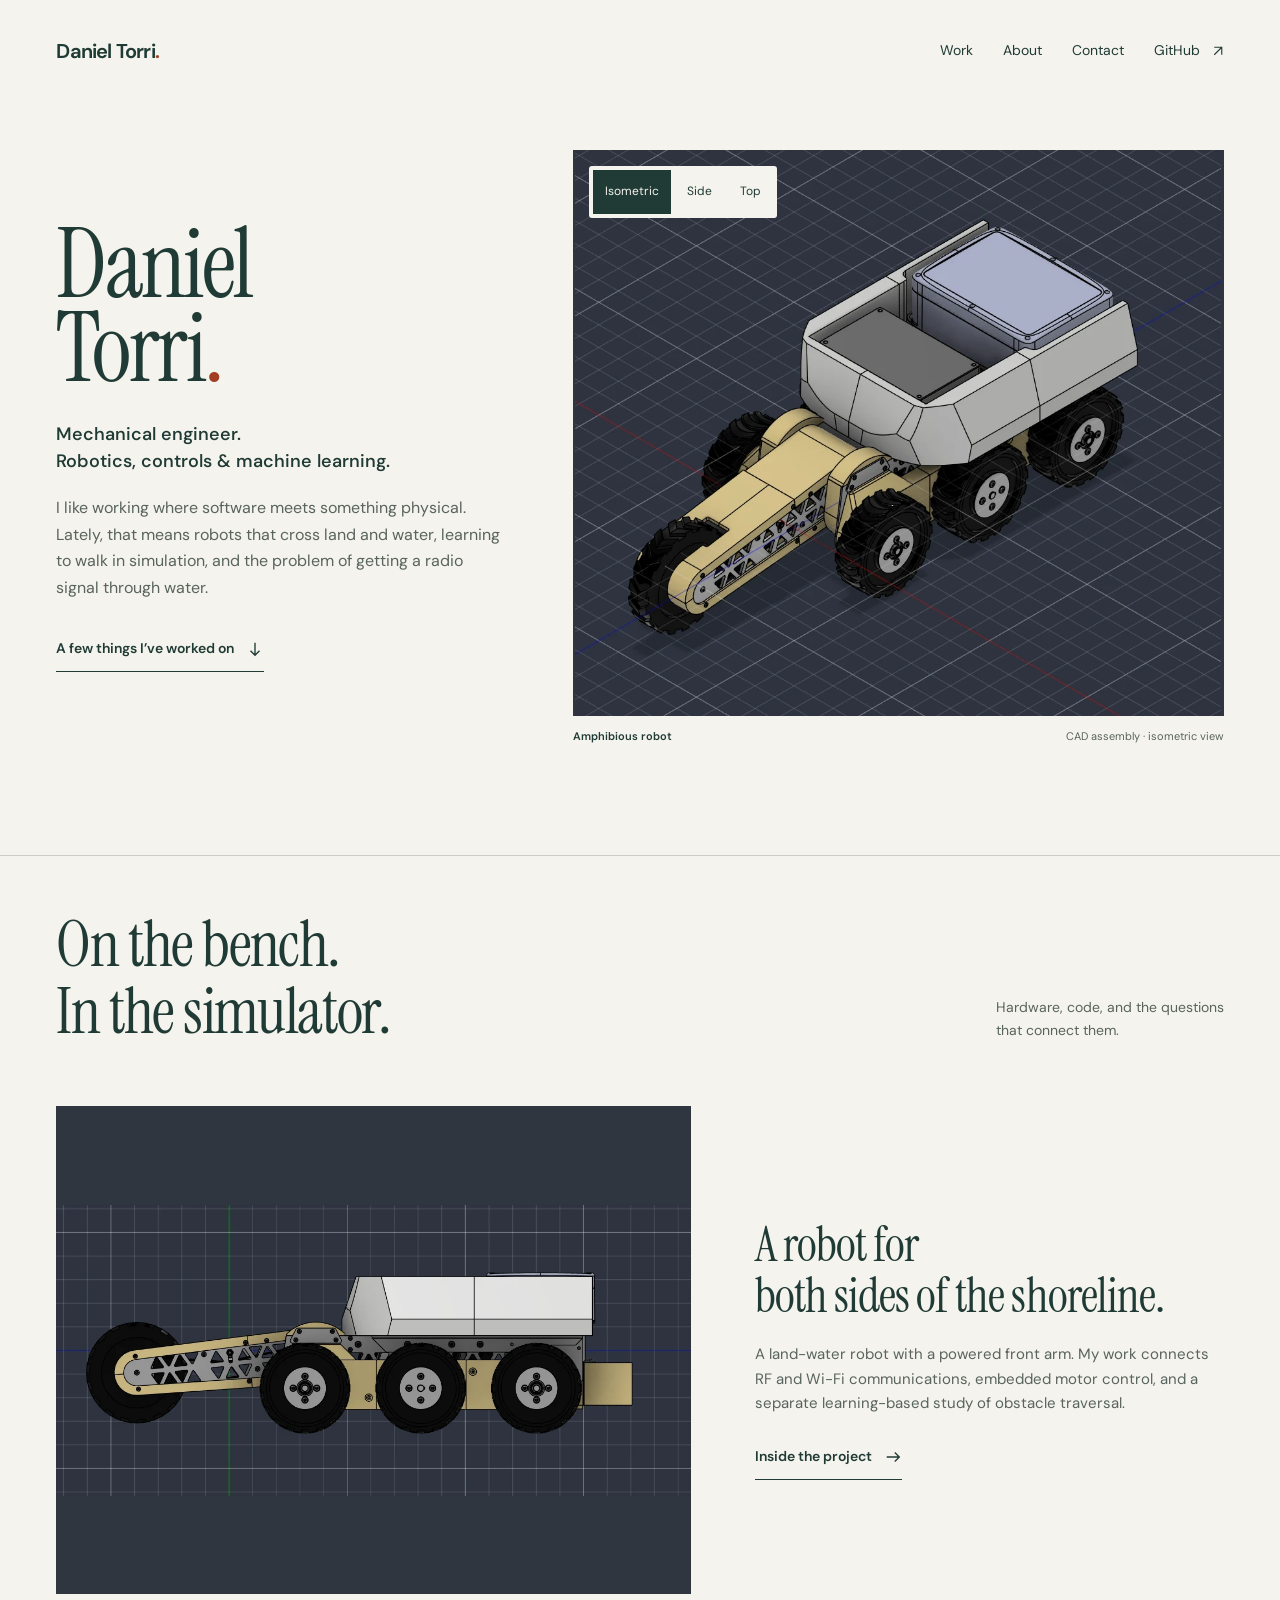
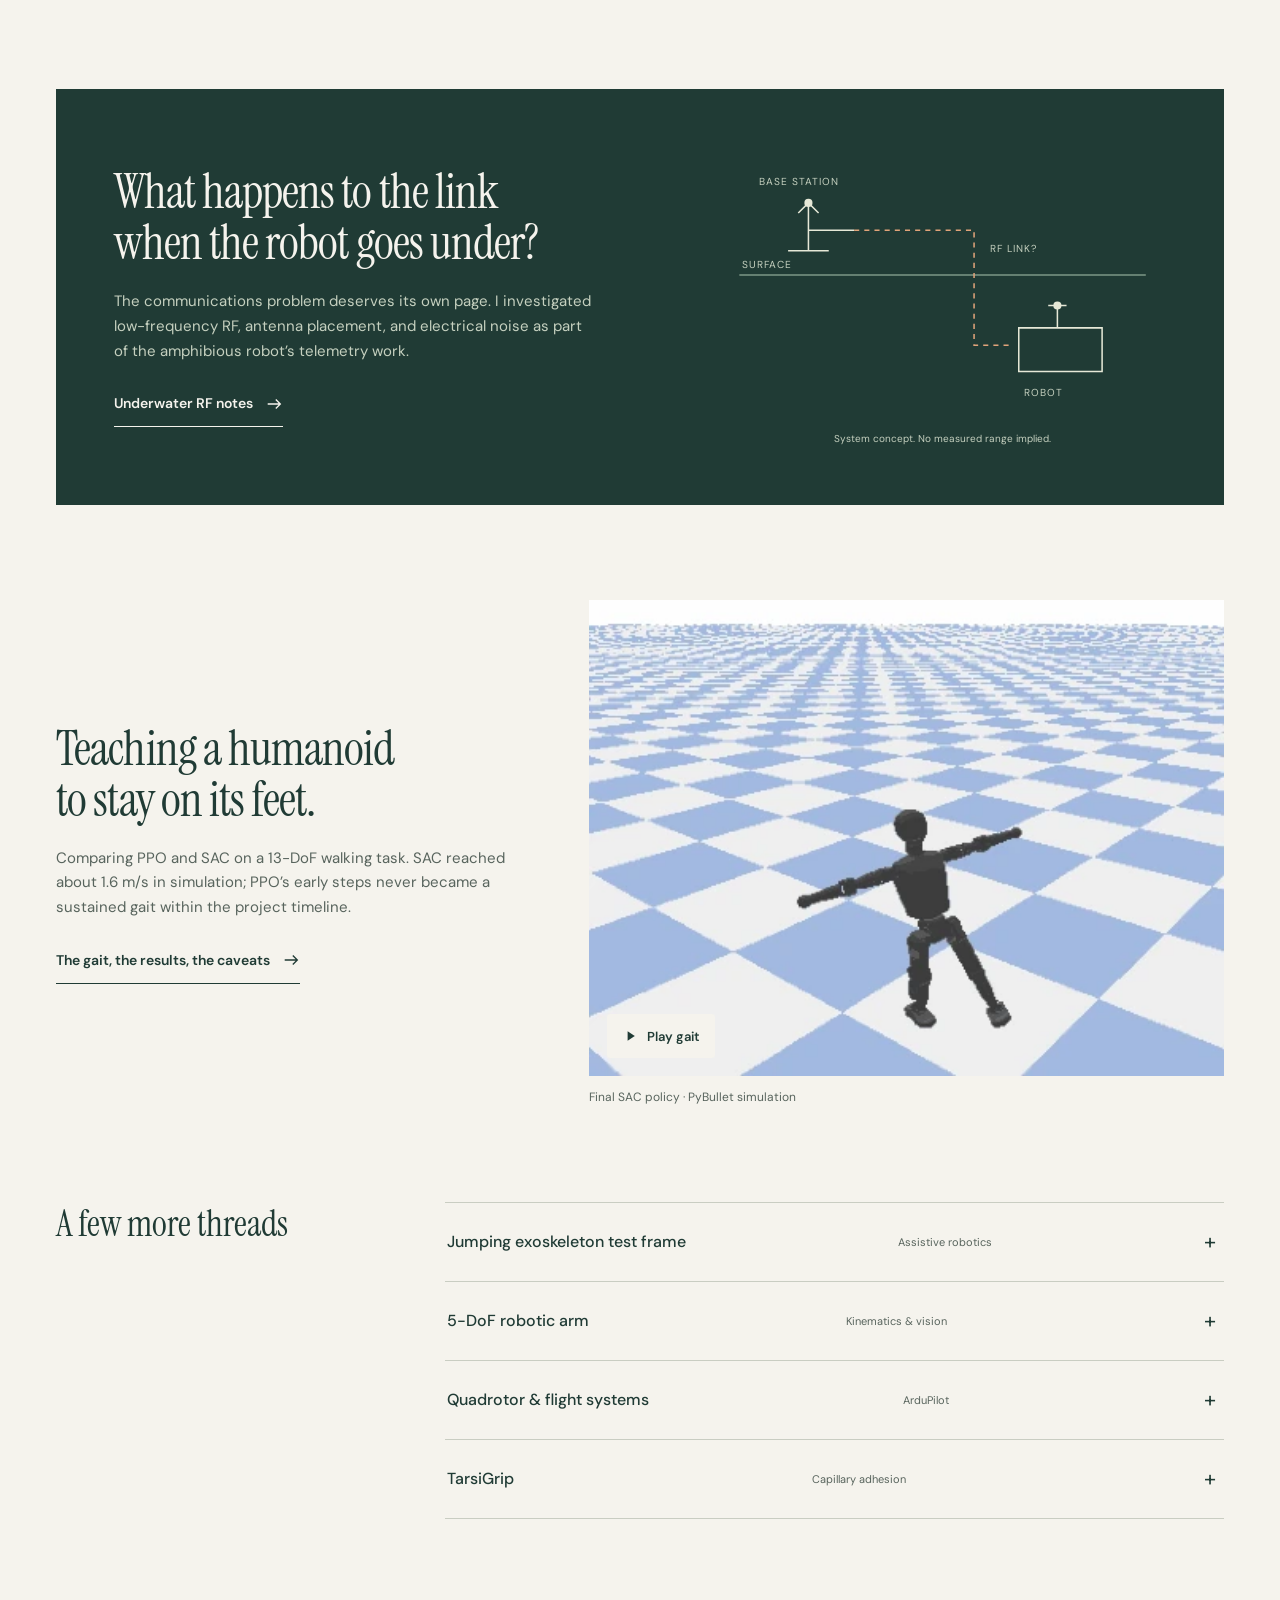
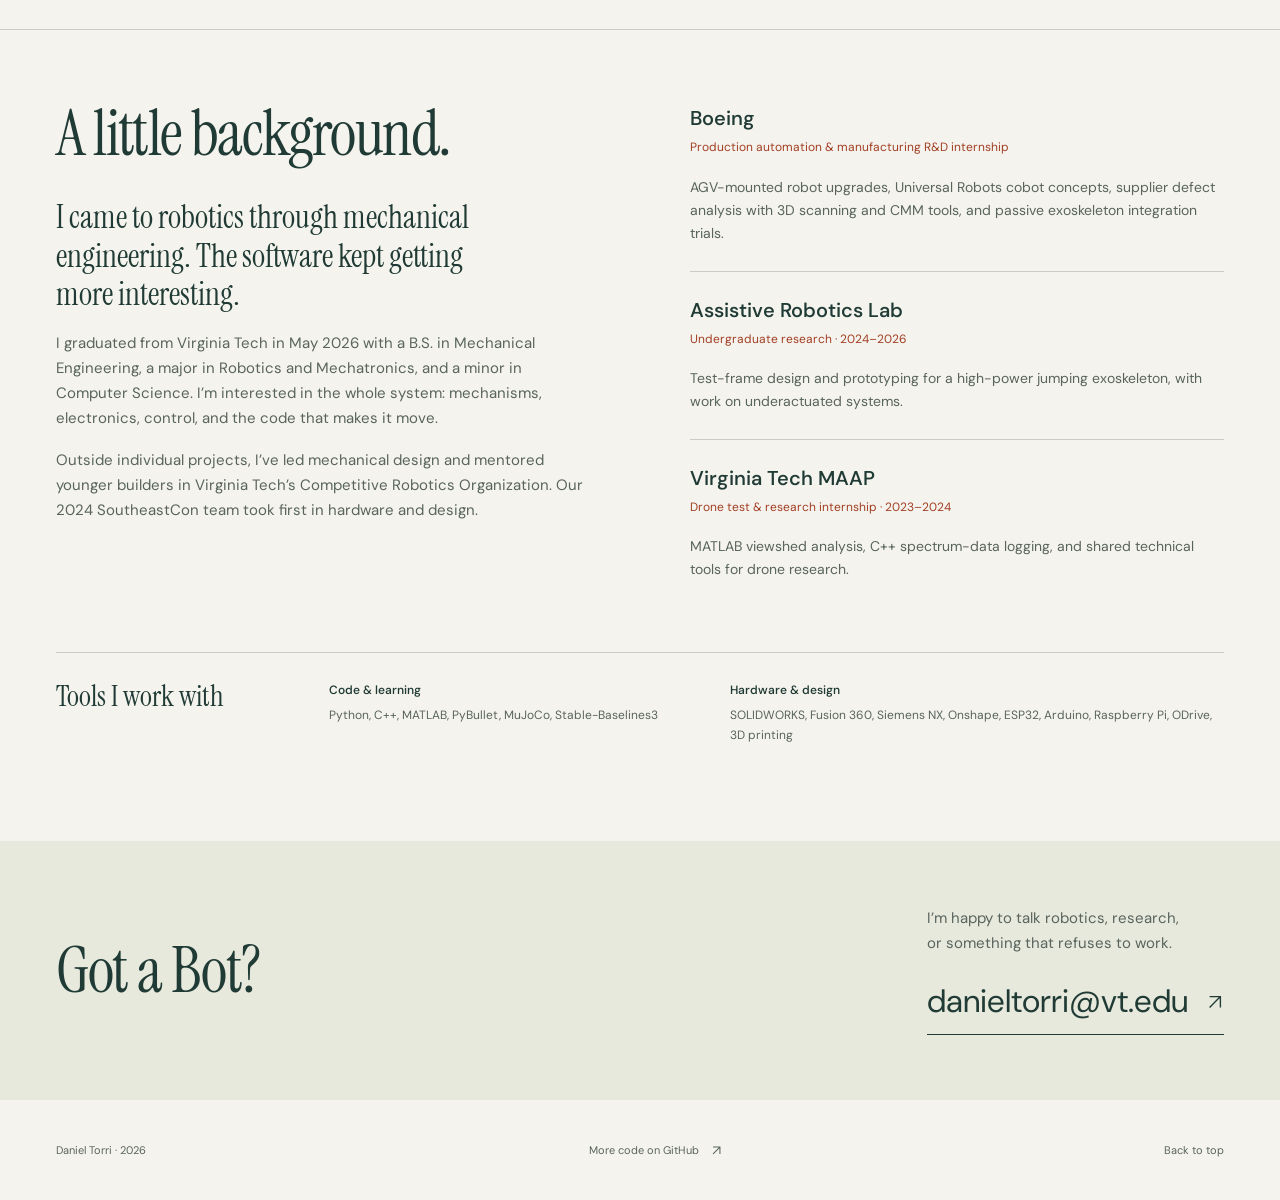
<file: index.html>
<!doctype html>
<html lang="en">
<head>
  <meta charset="utf-8">
  <meta name="viewport" content="width=device-width, initial-scale=1">
  <title>Daniel Torri — Robotics, machine learning &amp; underwater RF</title>
  <meta name="description" content="Mechanical engineer and Virginia Tech graduate. Amphibious robots, underwater RF, humanoid locomotion, embedded control, and production automation.">
  <meta name="theme-color" content="#f5f3ed">
  <meta property="og:type" content="website">
  <meta property="og:title" content="Daniel Torri — Robotics, machine learning &amp; underwater RF">
  <meta property="og:description" content="Robots on land, signals underwater, and the engineering in between. Projects by Daniel Torri.">
  <meta property="og:url" content="https://dantorri.github.io/">
  <meta property="og:image" content="https://dantorri.github.io/assets/amphibious-isometric.webp">
  <meta property="og:image:alt" content="CAD assembly of a six-wheel amphibious robot with a powered front arm">
  <link rel="canonical" href="https://dantorri.github.io/">
  <link rel="icon" href="assets/favicon.svg" type="image/svg+xml">
  <link rel="preload" href="assets/fonts/InstrumentSerif-Regular.ttf" as="font" type="font/ttf" crossorigin>
  <link rel="stylesheet" href="style.css">
  <script src="script.js" defer></script>
</head>
<body>
  <a class="skip-link" href="#main">Skip to content</a>
  <header class="site-header wrap">
    <a class="wordmark" href="./" aria-label="Daniel Torri, home">Daniel Torri<span aria-hidden="true">.</span></a>
    <nav aria-label="Main navigation"><a href="#projects">Work</a><a href="#about">About</a><a href="#contact">Contact</a><a class="external-link" href="https://github.com/dantorri">GitHub <svg aria-hidden="true" viewBox="0 0 16 16"><path d="M3 13 13 3M3 3h10v10"/></svg></a></nav>
  </header>
  <main id="main">
    <section class="intro wrap" aria-labelledby="intro-title">
      <div class="intro-copy">
        <h1 id="intro-title">Daniel <br>Torri<span>.</span></h1>
        <p class="intro-role">Mechanical engineer.<br>Robotics, controls &amp; machine learning.</p>
        <p>I like working where software meets something physical. Lately, that means robots that cross land and water, learning to walk in simulation, and the problem of getting a radio signal through water.</p>
        <a class="text-link" href="#projects">A few things I’ve worked on <svg aria-hidden="true" viewBox="0 0 20 20"><path d="M10 3v14m-5-5 5 5 5-5"/></svg></a>
      </div>
      <figure class="assembly-viewer">
        <div class="assembly-image"><img id="assembly-image" src="assets/amphibious-isometric.webp" alt="Isometric CAD view of the amphibious robot, showing its six-wheel body and powered front arm" width="996" height="872" fetchpriority="high"></div>
        <div class="assembly-controls" role="group" aria-label="CAD assembly view" hidden><button type="button" aria-pressed="true" data-view="isometric">Isometric</button><button type="button" aria-pressed="false" data-view="side">Side</button><button type="button" aria-pressed="false" data-view="top">Top</button></div>
        <figcaption><span>Amphibious robot</span><span id="assembly-caption">CAD assembly · isometric view</span></figcaption>
      </figure>
    </section>

    <section class="work wrap" id="projects" aria-labelledby="work-title">
      <div class="section-heading"><h2 id="work-title">On the bench.<br>In the simulator.</h2><p>Hardware, code, and the questions<br>that connect them.</p></div>
      <article class="project-spread amphibious-feature">
        <a class="project-image" href="projects/amphibious.html" aria-label="Read about the amphibious robot"><img src="assets/amphibious-side.webp" alt="Side view of the robot's wheeled chassis and arm mechanism in CAD" width="1530" height="842" loading="lazy"></a>
        <div class="project-copy"><h3><a href="projects/amphibious.html">A robot for<br>both sides of the shoreline.</a></h3><p>A land-water robot with a powered front arm. My work connects RF and Wi-Fi communications, embedded motor control, and a separate learning-based study of obstacle traversal.</p><a class="text-link" href="projects/amphibious.html">Inside the project <svg aria-hidden="true" viewBox="0 0 20 20"><path d="M3 10h14m-5-5 5 5-5 5"/></svg></a></div>
      </article>
      <article class="rf-feature" aria-labelledby="rf-title">
        <div class="rf-copy"><h3 id="rf-title"><a href="projects/underwater-rf.html">What happens to the link<br>when the robot goes under?</a></h3><p>The communications problem deserves its own page. I investigated low-frequency RF, antenna placement, and electrical noise as part of the amphibious robot’s telemetry work.</p><a class="text-link" href="projects/underwater-rf.html">Underwater RF notes <svg aria-hidden="true" viewBox="0 0 20 20"><path d="M3 10h14m-5-5 5 5-5 5"/></svg></a></div>
        <div class="link-study"><svg class="rf-diagram" viewBox="0 0 440 280" role="img" aria-labelledby="rf-diagram-title"><title id="rf-diagram-title">Conceptual system diagram: base station above the surface, receiver on the robot below. Not measured propagation data.</title><path class="surface" d="M20 126H420"/><path class="diagram-stroke" d="M88 56v46m-20 0h40M78 65l10-10 10 10M88 82h45"/><circle class="diagram-node" cx="88" cy="55" r="4"/><path class="signal-path" d="M133 82h118v113h39"/><path class="diagram-stroke" d="M295 178h82v43h-82zM333 178v-22m-9 0h18"/><circle class="diagram-node" cx="333" cy="156" r="4"/><text x="39" y="37">BASE STATION</text><text x="23" y="119">SURFACE</text><text x="300" y="245">ROBOT</text><text x="267" y="103">RF LINK?</text></svg><p>System concept. No measured range implied.</p></div>
      </article>
      <article class="project-spread learning-feature">
        <figure class="gait-figure"><div class="gait-media"><img src="assets/walking-poster.webp" data-poster="assets/walking-poster.webp" data-animation="assets/walking-gait.webp" alt="Booster T1 humanoid walking in the team's PyBullet simulation" width="400" height="300" loading="lazy"><button class="play-control" type="button" aria-pressed="false" hidden><svg aria-hidden="true" viewBox="0 0 20 20"><path d="m7 4 9 6-9 6Z"/></svg><span>Play gait</span></button></div><figcaption>Final SAC policy · PyBullet simulation</figcaption></figure>
        <div class="project-copy"><h3><a href="projects/locomotion.html">Teaching a humanoid<br>to stay on its feet.</a></h3><p>Comparing PPO and SAC on a 13-DoF walking task. SAC reached about 1.6 m/s in simulation; PPO’s early steps never became a sustained gait within the project timeline.</p><a class="text-link" href="projects/locomotion.html">The gait, the results, the caveats <svg aria-hidden="true" viewBox="0 0 20 20"><path d="M3 10h14m-5-5 5 5-5 5"/></svg></a></div>
      </article>
      <div class="other-work"><h3>A few more threads</h3><div class="project-index">
        <details><summary><span>Jumping exoskeleton test frame</span><span class="index-category">Assistive robotics</span></summary><div class="detail-copy"><p>At Virginia Tech’s Assistive Robotics Lab, I designed and prototyped a constrained linear frame for a high-power jumping exoskeleton and assisted with underactuated mechanisms. The work brought mechanical test fixtures, motor control, and elastic energy storage into the same system.</p><p class="note">Undergraduate research · August 2024–May 2026</p></div></details>
        <details><summary><span>5-DoF robotic arm</span><span class="index-category">Kinematics &amp; vision</span></summary><div class="detail-copy"><p>I implemented forward and inverse kinematics for a five-degree-of-freedom arm with a gripper, then explored OpenCV feedback for target alignment. The vision control was an attempted extension, rather than a validated closed-loop result.</p><p class="note">November 2025–February 2026</p></div></details>
        <details><summary><span>Quadrotor &amp; flight systems</span><span class="index-category">ArduPilot</span></summary><div class="detail-copy"><p>A 3DR Quad Zero build using ArduPilot, with flight-controller and telemetry tuning and exploration of companion-computer mission planning. Earlier work at Virginia Tech MAAP included MATLAB viewshed tools and C++ spectrum-data logging.</p><p class="note">FAA Part 107 remote pilot · Certified 2023</p></div></details>
        <details><summary><span>TarsiGrip</span><span class="index-category">Capillary adhesion</span></summary><div class="detail-copy"><p>A reusable capillary gripper concept that stores and meters its own water. The work includes contact mechanics, parametric concept CAD, and repeatable attachment-and-release test specifications.</p><p class="note">Analytical and concept development. Calculated forces are conditional predictions; a working load has not been measured on a fabricated prototype.</p></div></details>
      </div></div>
    </section>

    <section class="about wrap" id="about" aria-labelledby="about-title">
      <div class="about-intro"><h2 id="about-title">A little background.</h2><p class="large-copy">I came to robotics through mechanical engineering. The software kept getting more interesting.</p><p>I graduated from Virginia Tech in May 2026 with a B.S. in Mechanical Engineering, a major in Robotics and Mechatronics, and a minor in Computer Science. I’m interested in the whole system: mechanisms, electronics, control, and the code that makes it move.</p><p>Outside individual projects, I’ve led mechanical design and mentored younger builders in Virginia Tech’s Competitive Robotics Organization. Our 2024 SoutheastCon team took first in hardware and design.</p></div>
      <div class="experience-list"><article><h3>Boeing</h3><p class="role">Production automation &amp; manufacturing R&amp;D internship</p><p>AGV-mounted robot upgrades, Universal Robots cobot concepts, supplier defect analysis with 3D scanning and CMM tools, and passive exoskeleton integration trials.</p></article><article><h3>Assistive Robotics Lab</h3><p class="role">Undergraduate research · 2024–2026</p><p>Test-frame design and prototyping for a high-power jumping exoskeleton, with work on underactuated systems.</p></article><article><h3>Virginia Tech MAAP</h3><p class="role">Drone test &amp; research internship · 2023–2024</p><p>MATLAB viewshed analysis, C++ spectrum-data logging, and shared technical tools for drone research.</p></article></div>
      <div class="toolbox"><h3>Tools I work with</h3><p><strong>Code &amp; learning</strong> Python, C++, MATLAB, PyBullet, MuJoCo, Stable-Baselines3</p><p><strong>Hardware &amp; design</strong> SOLIDWORKS, Fusion 360, Siemens NX, Onshape, ESP32, Arduino, Raspberry Pi, ODrive, 3D printing</p></div>
    </section>
    <section class="contact" id="contact" aria-labelledby="contact-title"><div class="wrap contact-inner"><h2 id="contact-title">Got a Bot?</h2><div><p>I’m happy to talk robotics, research,<br>or something that refuses to work.</p><a class="contact-email" href="mailto:danieltorri@vt.edu">danieltorri@vt.edu <svg aria-hidden="true" viewBox="0 0 20 20"><path d="M4 16 16 4M4 4h12v12"/></svg></a></div></div></section>
  </main>
  <footer class="site-footer wrap"><p>Daniel Torri · <span id="year">2026</span></p><a href="https://github.com/dantorri">More code on GitHub <svg aria-hidden="true" viewBox="0 0 16 16"><path d="M3 13 13 3M3 3h10v10"/></svg></a><a href="#main">Back to top</a></footer>
</body>
</html>
</file>
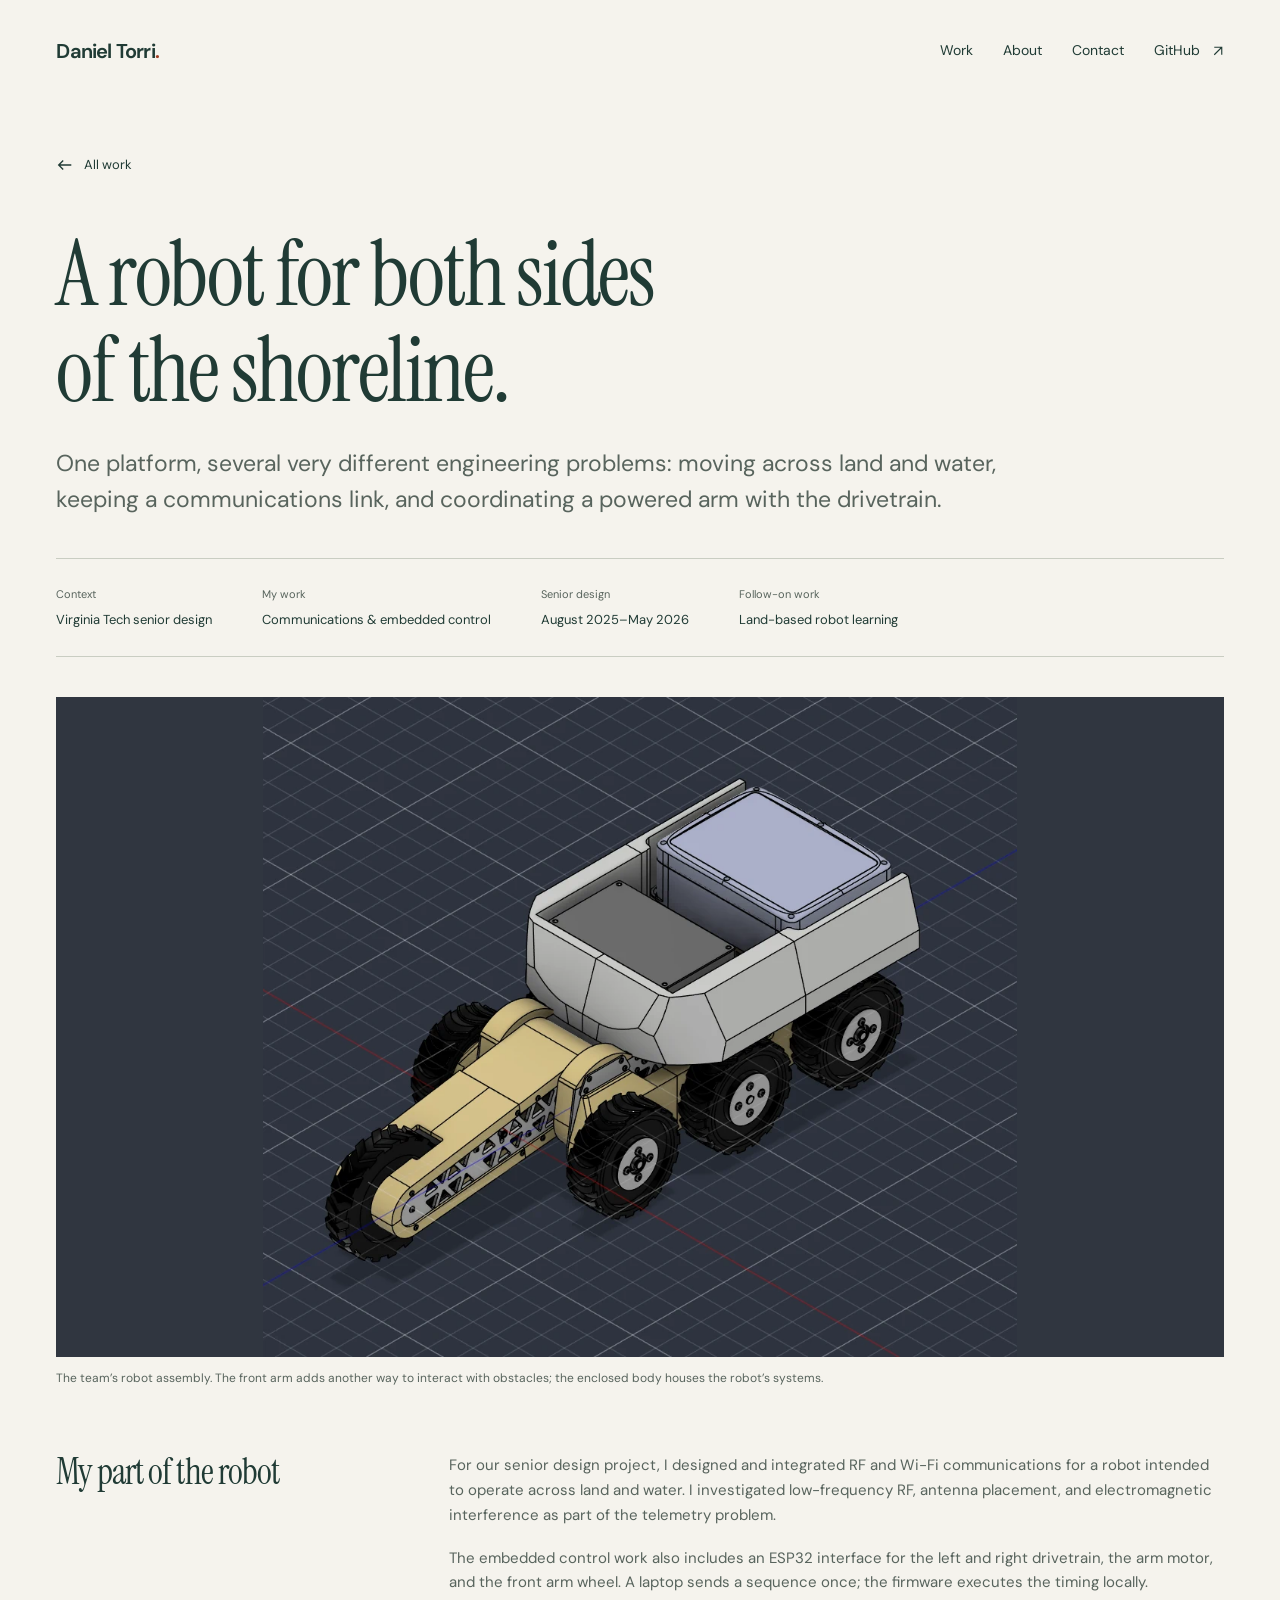
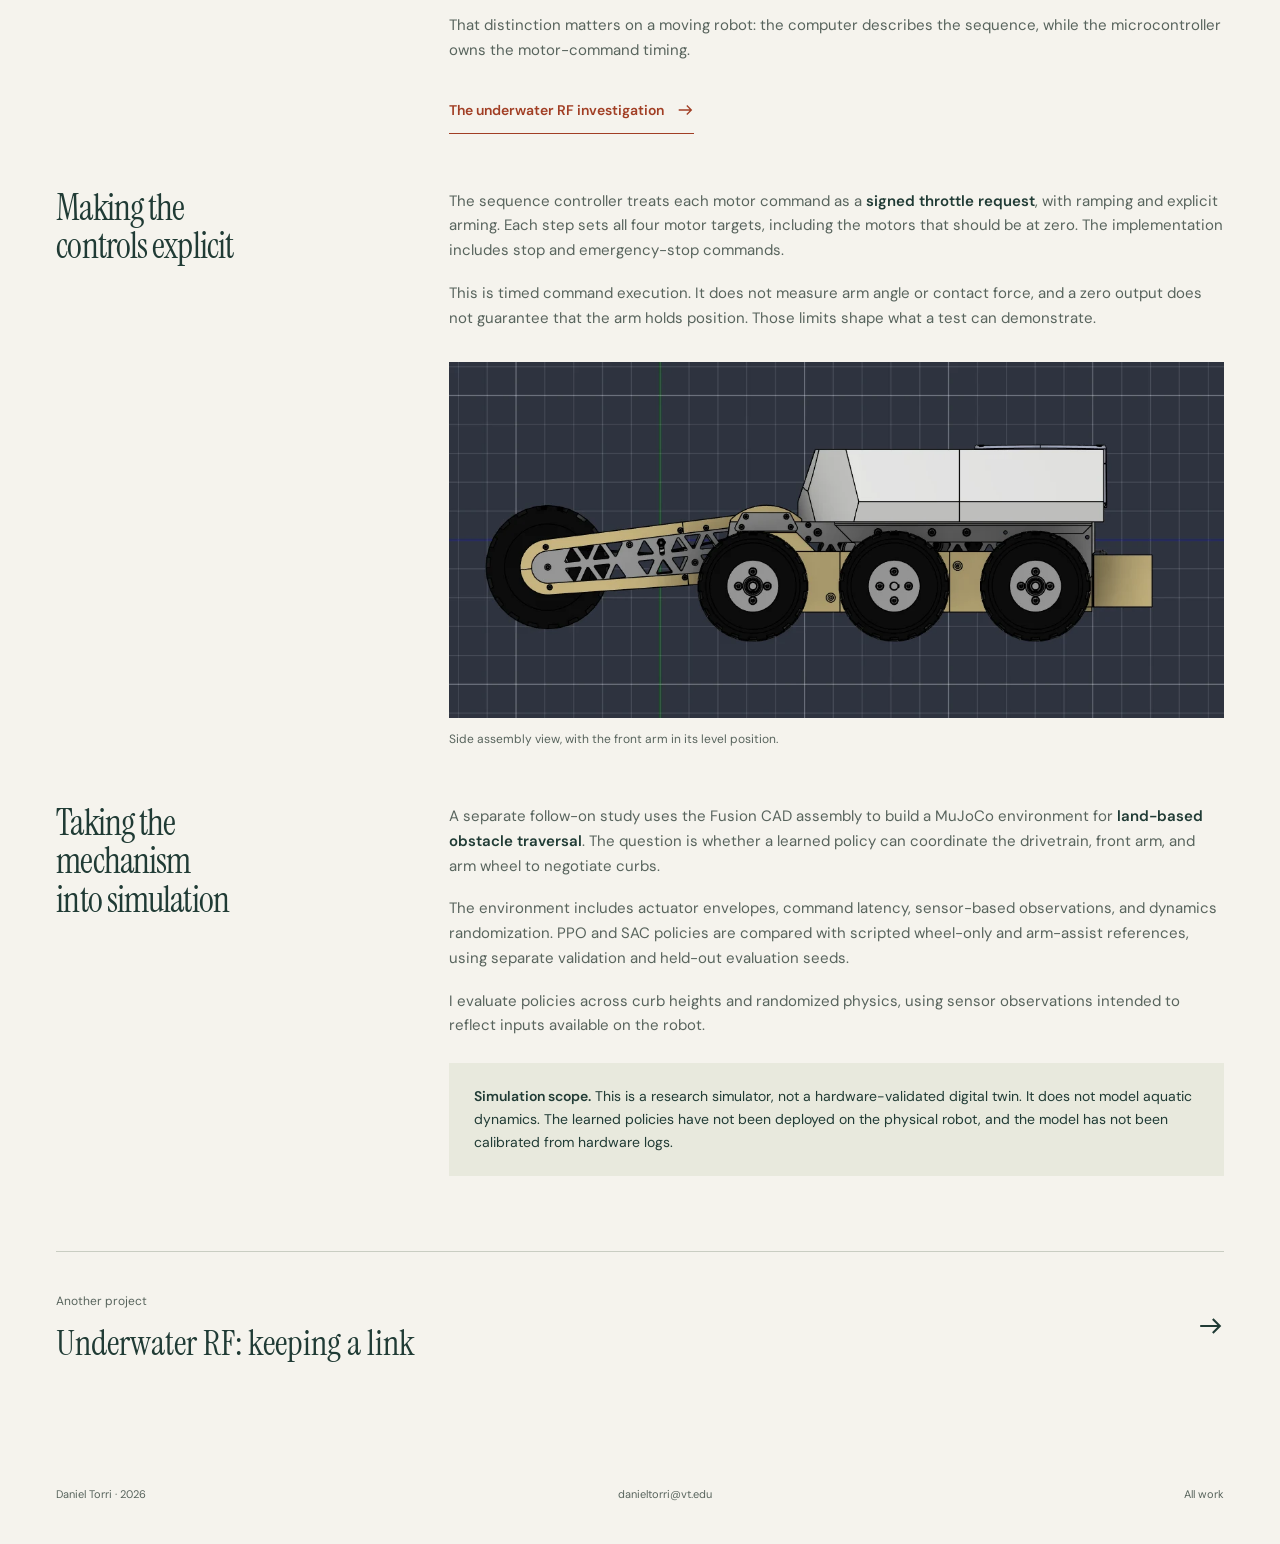
<file: projects/amphibious.html>
<!doctype html>
<html lang="en">
<head>
  <meta charset="utf-8"><meta name="viewport" content="width=device-width, initial-scale=1">
  <title>A robot for both sides of the shoreline. — Daniel Torri</title>
  <meta name="description" content="Amphibious robotics, embedded motor control, RF communications, and a land-only MuJoCo obstacle-traversal study by Daniel Torri."><meta name="theme-color" content="#f5f3ed">
  <meta property="og:type" content="article"><meta property="og:title" content="A robot for both sides of the shoreline. — Daniel Torri"><meta property="og:description" content="Amphibious robotics, embedded motor control, RF communications, and a land-only MuJoCo obstacle-traversal study by Daniel Torri.">
  <meta property="og:url" content="https://dantorri.github.io/projects/amphibious.html">
  <meta property="og:image" content="https://dantorri.github.io/assets/amphibious-isometric.webp">
  <link rel="canonical" href="https://dantorri.github.io/projects/amphibious.html">
  <link rel="icon" href="../assets/favicon.svg" type="image/svg+xml"><link rel="stylesheet" href="../style.css">
  <script src="../script.js" defer></script><script type="application/ld+json">{"@context": "https://schema.org", "@type": "CreativeWork", "name": "A robot for both sides of the shoreline.", "creator": {"@type": "Person", "name": "Daniel Torri", "url": "https://dantorri.github.io/"}, "url": "https://dantorri.github.io/projects/amphibious.html", "description": "Amphibious robotics, embedded motor control, RF communications, and a land-only MuJoCo obstacle-traversal study by Daniel Torri."}</script>
</head>
<body>
  <a class="skip-link" href="#main">Skip to content</a>
  <header class="site-header wrap"><a class="wordmark" href="../" aria-label="Daniel Torri, home">Daniel Torri<span aria-hidden="true">.</span></a><nav aria-label="Main navigation"><a href="../#projects">Work</a><a href="../#about">About</a><a href="../#contact">Contact</a><a class="external-link" href="https://github.com/dantorri">GitHub <svg aria-hidden="true" viewBox="0 0 16 16"><path d="M3 13 13 3M3 3h10v10"/></svg></a></nav></header>
  <main id="main" class="article wrap">
    <a class="back-link" href="../#projects"><svg aria-hidden="true" viewBox="0 0 20 20"><path d="M17 10H3m5-5-5 5 5 5"/></svg> All work</a>
    <h1 class="article-title">A robot for both sides of the shoreline.</h1><p class="article-deck">One platform, several very different engineering problems: moving across land and water, keeping a communications link, and coordinating a powered arm with the drivetrain.</p>
    <dl class="project-facts"><div><dt>Context</dt><dd>Virginia Tech senior design</dd></div><div><dt>My work</dt><dd>Communications &amp; embedded control</dd></div><div><dt>Senior design</dt><dd>August 2025–May 2026</dd></div><div><dt>Follow-on work</dt><dd>Land-based robot learning</dd></div></dl>
    <figure class="article-hero"><img src="../assets/amphibious-isometric.webp" alt="CAD assembly of the six-wheel amphibious robot and its powered front arm" width="996" height="872"><figcaption>The team’s robot assembly. The front arm adds another way to interact with obstacles; the enclosed body houses the robot’s systems.</figcaption></figure>
<section class="article-grid"><h2>My part of the robot</h2><div class="prose"><p>For our senior design project, I designed and integrated RF and Wi-Fi communications for a robot intended to operate across land and water. I investigated low-frequency RF, antenna placement, and electromagnetic interference as part of the telemetry problem.</p><p>The embedded control work also includes an ESP32 interface for the left and right drivetrain, the arm motor, and the front arm wheel. A laptop sends a sequence once; the firmware executes the timing locally.</p><p>That distinction matters on a moving robot: the computer describes the sequence, while the microcontroller owns the motor-command timing.</p><div class="article-links"><a class="text-link" href="underwater-rf.html">The underwater RF investigation <svg aria-hidden="true" viewBox="0 0 20 20"><path d="M3 10h14m-5-5 5 5-5 5"/></svg></a></div></div></section>
<section class="article-grid"><h2>Making the controls explicit</h2><div class="prose"><p>The sequence controller treats each motor command as a <strong>signed throttle request</strong>, with ramping and explicit arming. Each step sets all four motor targets, including the motors that should be at zero. The implementation includes stop and emergency-stop commands.</p><p>This is timed command execution. It does not measure arm angle or contact force, and a zero output does not guarantee that the arm holds position. Those limits shape what a test can demonstrate.</p><figure class="article-media"><img src="../assets/amphibious-side.webp" alt="Side CAD view showing the relationship between the robot chassis, wheels, and front arm" width="1530" height="842" loading="lazy"><figcaption>Side assembly view, with the front arm in its level position.</figcaption></figure></div></section>
<section class="article-grid"><h2>Taking the mechanism into simulation</h2><div class="prose"><p>A separate follow-on study uses the Fusion CAD assembly to build a MuJoCo environment for <strong>land-based obstacle traversal</strong>. The question is whether a learned policy can coordinate the drivetrain, front arm, and arm wheel to negotiate curbs.</p><p>The environment includes actuator envelopes, command latency, sensor-based observations, and dynamics randomization. PPO and SAC policies are compared with scripted wheel-only and arm-assist references, using separate validation and held-out evaluation seeds.</p><p>I evaluate policies across curb heights and randomized physics, using sensor observations intended to reflect inputs available on the robot.</p><aside class="article-note"><p><strong>Simulation scope.</strong> This is a research simulator, not a hardware-validated digital twin. It does not model aquatic dynamics. The learned policies have not been deployed on the physical robot, and the model has not been calibrated from hardware logs.</p></aside></div></section>
    <a class="next-project" href="underwater-rf.html"><div><span>Another project</span><strong>Underwater RF: keeping a link</strong></div><svg aria-hidden="true" viewBox="0 0 20 20"><path d="M3 10h14m-5-5 5 5-5 5"/></svg></a>
  </main>
  <footer class="site-footer wrap"><p>Daniel Torri · <span id="year">2026</span></p><a href="mailto:danieltorri@vt.edu">danieltorri@vt.edu</a><a href="../#projects">All work</a></footer>
</body></html>
</file>
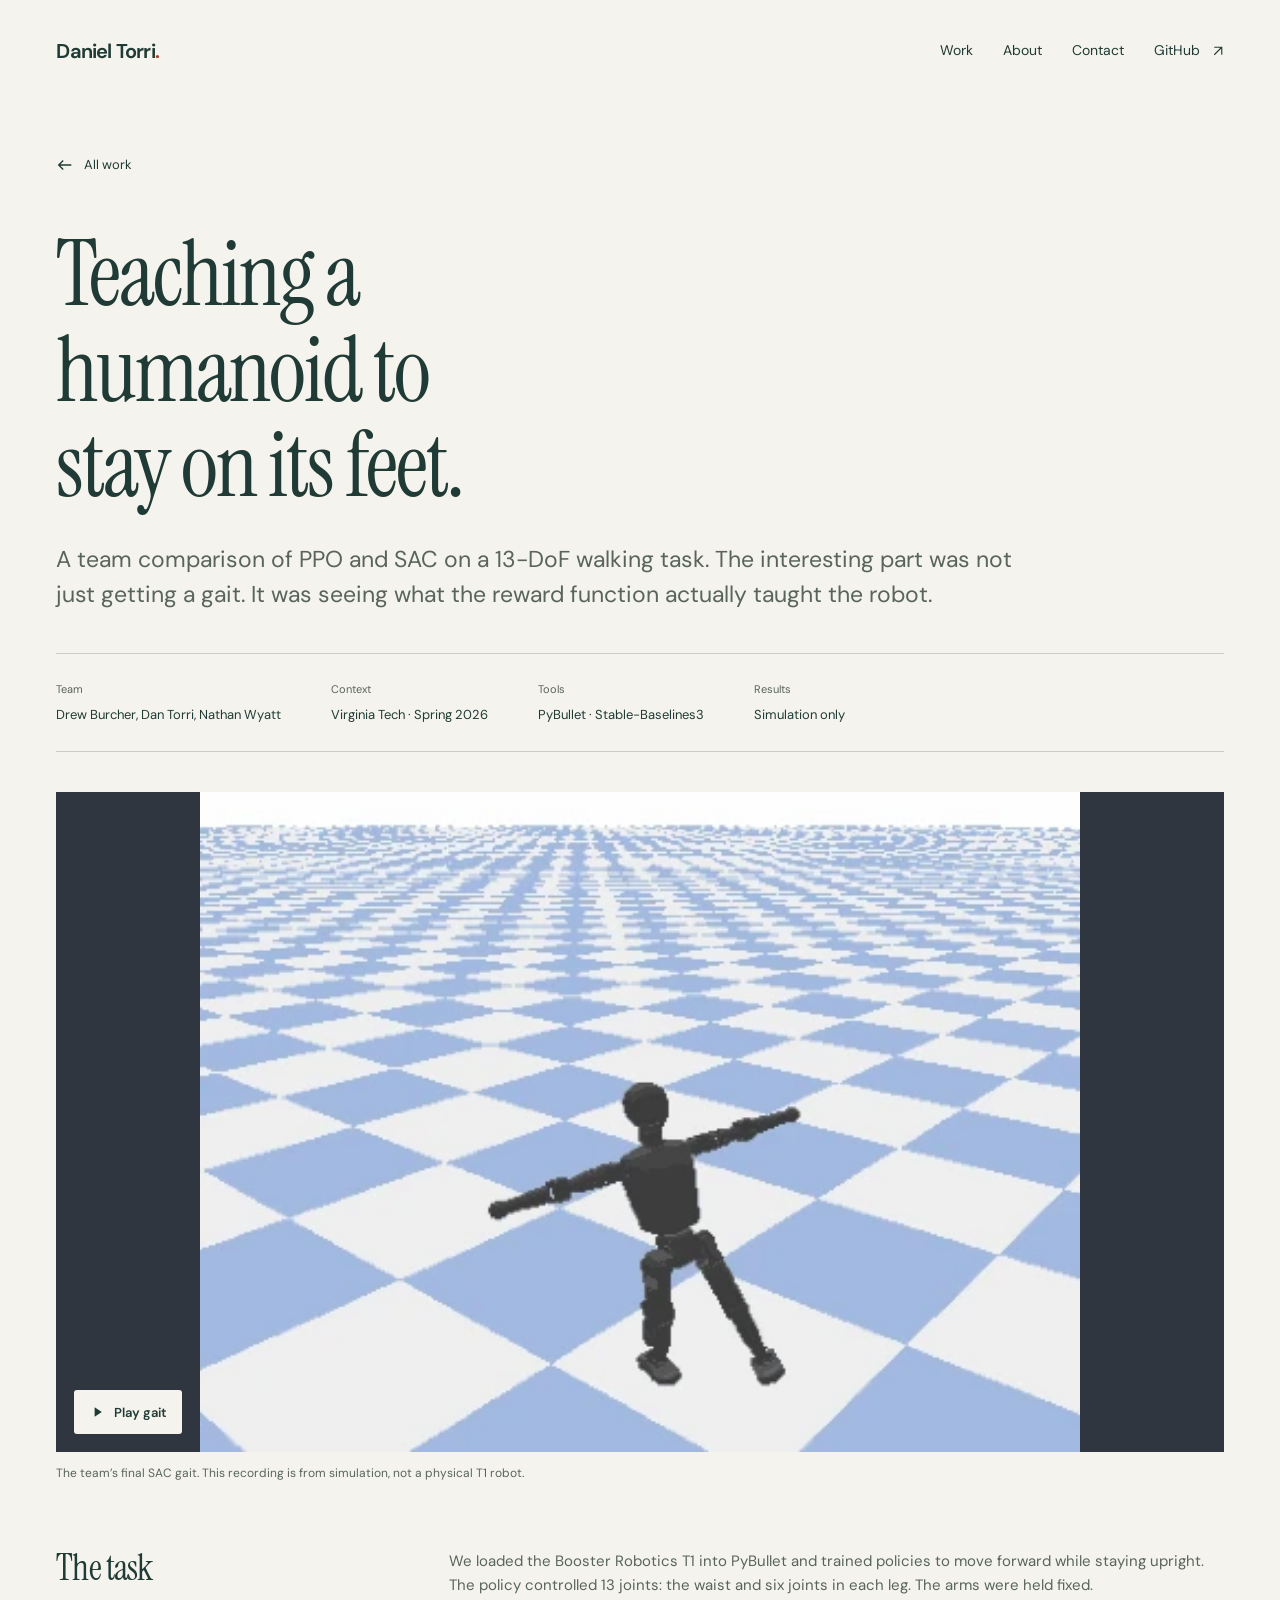
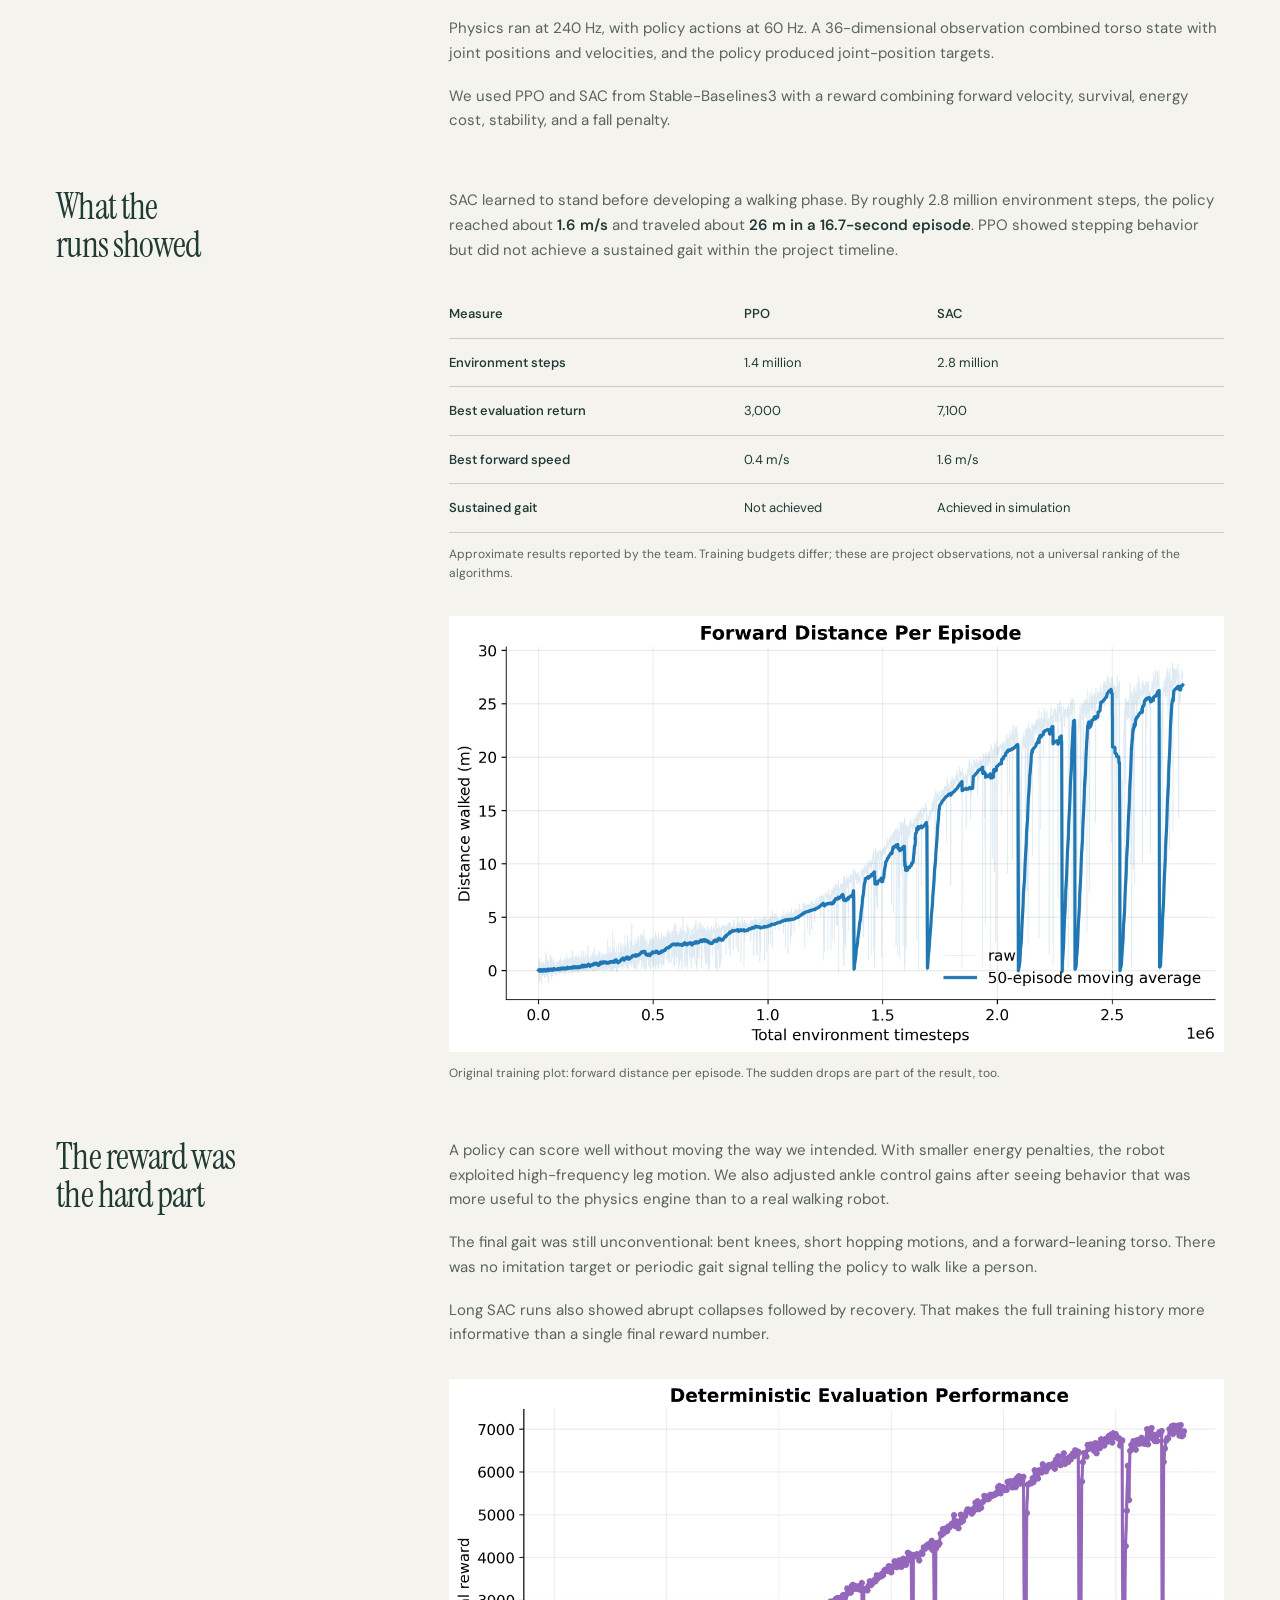
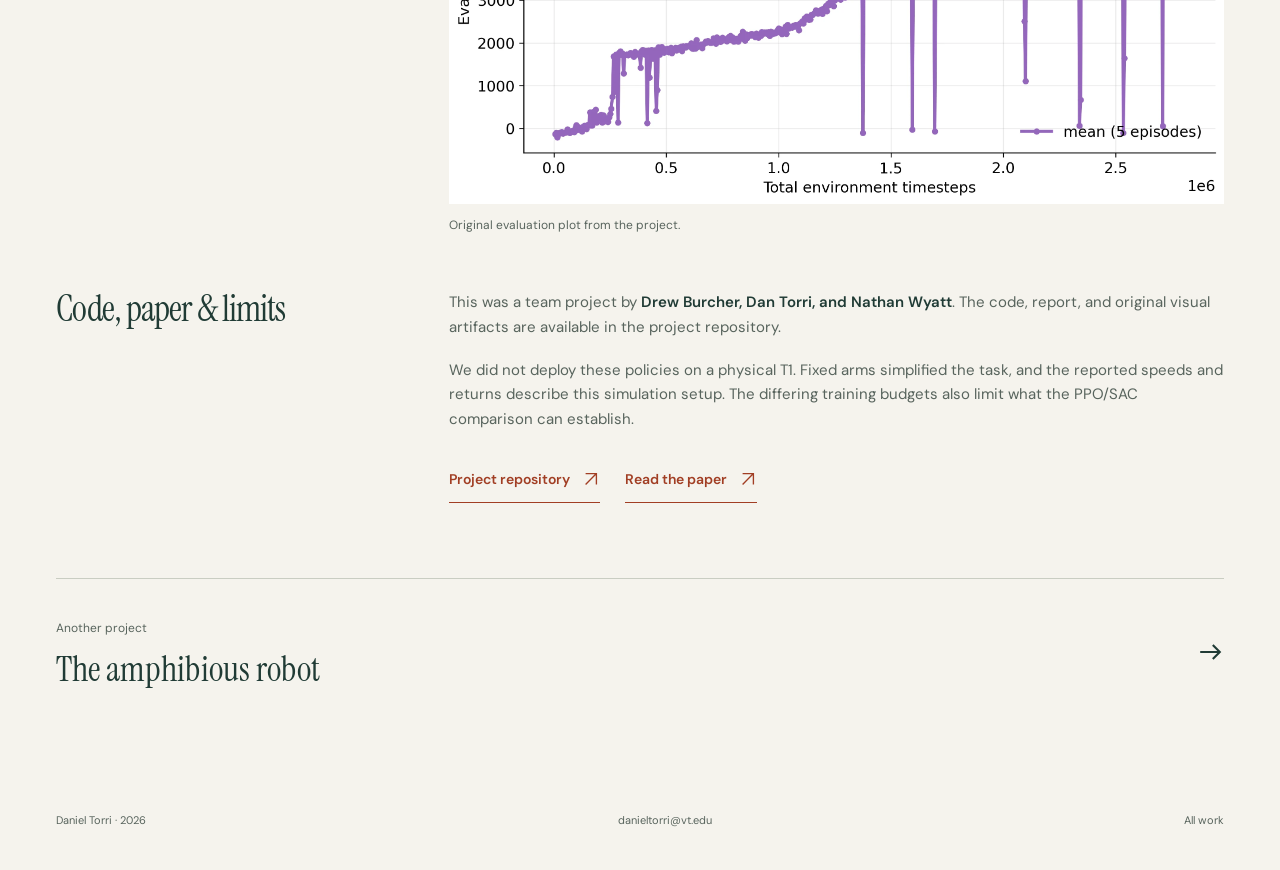
<file: projects/locomotion.html>
<!doctype html>
<html lang="en">
<head>
  <meta charset="utf-8"><meta name="viewport" content="width=device-width, initial-scale=1">
  <title>Teaching a humanoid to stay on its feet. — Daniel Torri</title>
  <meta name="description" content="A team study of PPO and SAC for Booster T1 humanoid locomotion in PyBullet. Simulation results, training artifacts, and practical limitations."><meta name="theme-color" content="#f5f3ed">
  <meta property="og:type" content="article"><meta property="og:title" content="Teaching a humanoid to stay on its feet. — Daniel Torri"><meta property="og:description" content="A team study of PPO and SAC for Booster T1 humanoid locomotion in PyBullet. Simulation results, training artifacts, and practical limitations.">
  <meta property="og:url" content="https://dantorri.github.io/projects/locomotion.html">
  <meta property="og:image" content="https://dantorri.github.io/assets/walking-poster.webp">
  <link rel="canonical" href="https://dantorri.github.io/projects/locomotion.html">
  <link rel="icon" href="../assets/favicon.svg" type="image/svg+xml"><link rel="stylesheet" href="../style.css">
  <script src="../script.js" defer></script><script type="application/ld+json">{"@context": "https://schema.org", "@type": "CreativeWork", "name": "Teaching a humanoid to stay on its feet.", "creator": {"@type": "Person", "name": "Daniel Torri", "url": "https://dantorri.github.io/"}, "url": "https://dantorri.github.io/projects/locomotion.html", "description": "A team study of PPO and SAC for Booster T1 humanoid locomotion in PyBullet. Simulation results, training artifacts, and practical limitations."}</script>
</head>
<body>
  <a class="skip-link" href="#main">Skip to content</a>
  <header class="site-header wrap"><a class="wordmark" href="../" aria-label="Daniel Torri, home">Daniel Torri<span aria-hidden="true">.</span></a><nav aria-label="Main navigation"><a href="../#projects">Work</a><a href="../#about">About</a><a href="../#contact">Contact</a><a class="external-link" href="https://github.com/dantorri">GitHub <svg aria-hidden="true" viewBox="0 0 16 16"><path d="M3 13 13 3M3 3h10v10"/></svg></a></nav></header>
  <main id="main" class="article wrap">
    <a class="back-link" href="../#projects"><svg aria-hidden="true" viewBox="0 0 20 20"><path d="M17 10H3m5-5-5 5 5 5"/></svg> All work</a>
    <h1 class="article-title">Teaching a humanoid to stay on its feet.</h1><p class="article-deck">A team comparison of PPO and SAC on a 13-DoF walking task. The interesting part was not just getting a gait. It was seeing what the reward function actually taught the robot.</p>
    <dl class="project-facts"><div><dt>Team</dt><dd>Drew Burcher, Dan Torri, Nathan Wyatt</dd></div><div><dt>Context</dt><dd>Virginia Tech · Spring 2026</dd></div><div><dt>Tools</dt><dd>PyBullet · Stable-Baselines3</dd></div><div><dt>Results</dt><dd>Simulation only</dd></div></dl>
    <figure class="article-hero"><div class="gait-media"><img src="../assets/walking-poster.webp" data-poster="../assets/walking-poster.webp" data-animation="../assets/walking-gait.webp" alt="Final SAC policy controlling a Booster T1 humanoid in PyBullet" width="400" height="300"><button type="button" class="play-control" aria-pressed="false" hidden><svg aria-hidden="true" viewBox="0 0 20 20"><path d="m7 4 9 6-9 6Z"/></svg><span>Play gait</span></button></div><figcaption>The team’s final SAC gait. This recording is from simulation, not a physical T1 robot.</figcaption></figure>
<section class="article-grid"><h2>The task</h2><div class="prose"><p>We loaded the Booster Robotics T1 into PyBullet and trained policies to move forward while staying upright. The policy controlled 13 joints: the waist and six joints in each leg. The arms were held fixed.</p><p>Physics ran at 240 Hz, with policy actions at 60 Hz. A 36-dimensional observation combined torso state with joint positions and velocities, and the policy produced joint-position targets.</p><p>We used PPO and SAC from Stable-Baselines3 with a reward combining forward velocity, survival, energy cost, stability, and a fall penalty.</p></div></section>
<section class="article-grid"><h2>What the runs showed</h2><div class="prose"><p>SAC learned to stand before developing a walking phase. By roughly 2.8 million environment steps, the policy reached about <strong>1.6 m/s</strong> and traveled about <strong>26 m in a 16.7-second episode</strong>. PPO showed stepping behavior but did not achieve a sustained gait within the project timeline.</p><div class="table-wrap"><table><caption>Approximate results reported by the team. Training budgets differ; these are project observations, not a universal ranking of the algorithms.</caption><thead><tr><th scope="col">Measure</th><th scope="col">PPO</th><th scope="col">SAC</th></tr></thead><tbody><tr><th scope="row">Environment steps</th><td>1.4 million</td><td>2.8 million</td></tr><tr><th scope="row">Best evaluation return</th><td>3,000</td><td>7,100</td></tr><tr><th scope="row">Best forward speed</th><td>0.4 m/s</td><td>1.6 m/s</td></tr><tr><th scope="row">Sustained gait</th><td>Not achieved</td><td>Achieved in simulation</td></tr></tbody></table></div><figure class="article-media"><img src="../assets/walking-distance.webp" alt="Forward distance over training grows toward 26 meters per episode, with sharp drops during unstable phases" width="2542" height="1428" loading="lazy"><figcaption>Original training plot: forward distance per episode. The sudden drops are part of the result, too.</figcaption></figure></div></section>
<section class="article-grid"><h2>The reward was the hard part</h2><div class="prose"><p>A policy can score well without moving the way we intended. With smaller energy penalties, the robot exploited high-frequency leg motion. We also adjusted ankle control gains after seeing behavior that was more useful to the physics engine than to a real walking robot.</p><p>The final gait was still unconventional: bent knees, short hopping motions, and a forward-leaning torso. There was no imitation target or periodic gait signal telling the policy to walk like a person.</p><p>Long SAC runs also showed abrupt collapses followed by recovery. That makes the full training history more informative than a single final reward number.</p><figure class="article-media"><img src="../assets/walking-evaluation.webp" alt="Deterministic SAC evaluation return over training, including variability between evaluations" width="2542" height="1428" loading="lazy"><figcaption>Original evaluation plot from the project.</figcaption></figure></div></section>
<section class="article-grid"><h2>Code, paper &amp; limits</h2><div class="prose"><p>This was a team project by <strong>Drew Burcher, Dan Torri, and Nathan Wyatt</strong>. The code, report, and original visual artifacts are available in the project repository.</p><p>We did not deploy these policies on a physical T1. Fixed arms simplified the task, and the reported speeds and returns describe this simulation setup. The differing training budgets also limit what the PPO/SAC comparison can establish.</p><div class="article-links"><a class="text-link" href="https://github.com/dantorri/ML_Humanoid">Project repository <svg aria-hidden="true" viewBox="0 0 20 20"><path d="M4 16 16 4M4 4h12v12"/></svg></a><a class="text-link" href="https://github.com/dantorri/ML_Humanoid/blob/main/docs/paper.pdf">Read the paper <svg aria-hidden="true" viewBox="0 0 20 20"><path d="M4 16 16 4M4 4h12v12"/></svg></a></div></div></section>
    <a class="next-project" href="amphibious.html"><div><span>Another project</span><strong>The amphibious robot</strong></div><svg aria-hidden="true" viewBox="0 0 20 20"><path d="M3 10h14m-5-5 5 5-5 5"/></svg></a>
  </main>
  <footer class="site-footer wrap"><p>Daniel Torri · <span id="year">2026</span></p><a href="mailto:danieltorri@vt.edu">danieltorri@vt.edu</a><a href="../#projects">All work</a></footer>
</body></html>
</file>
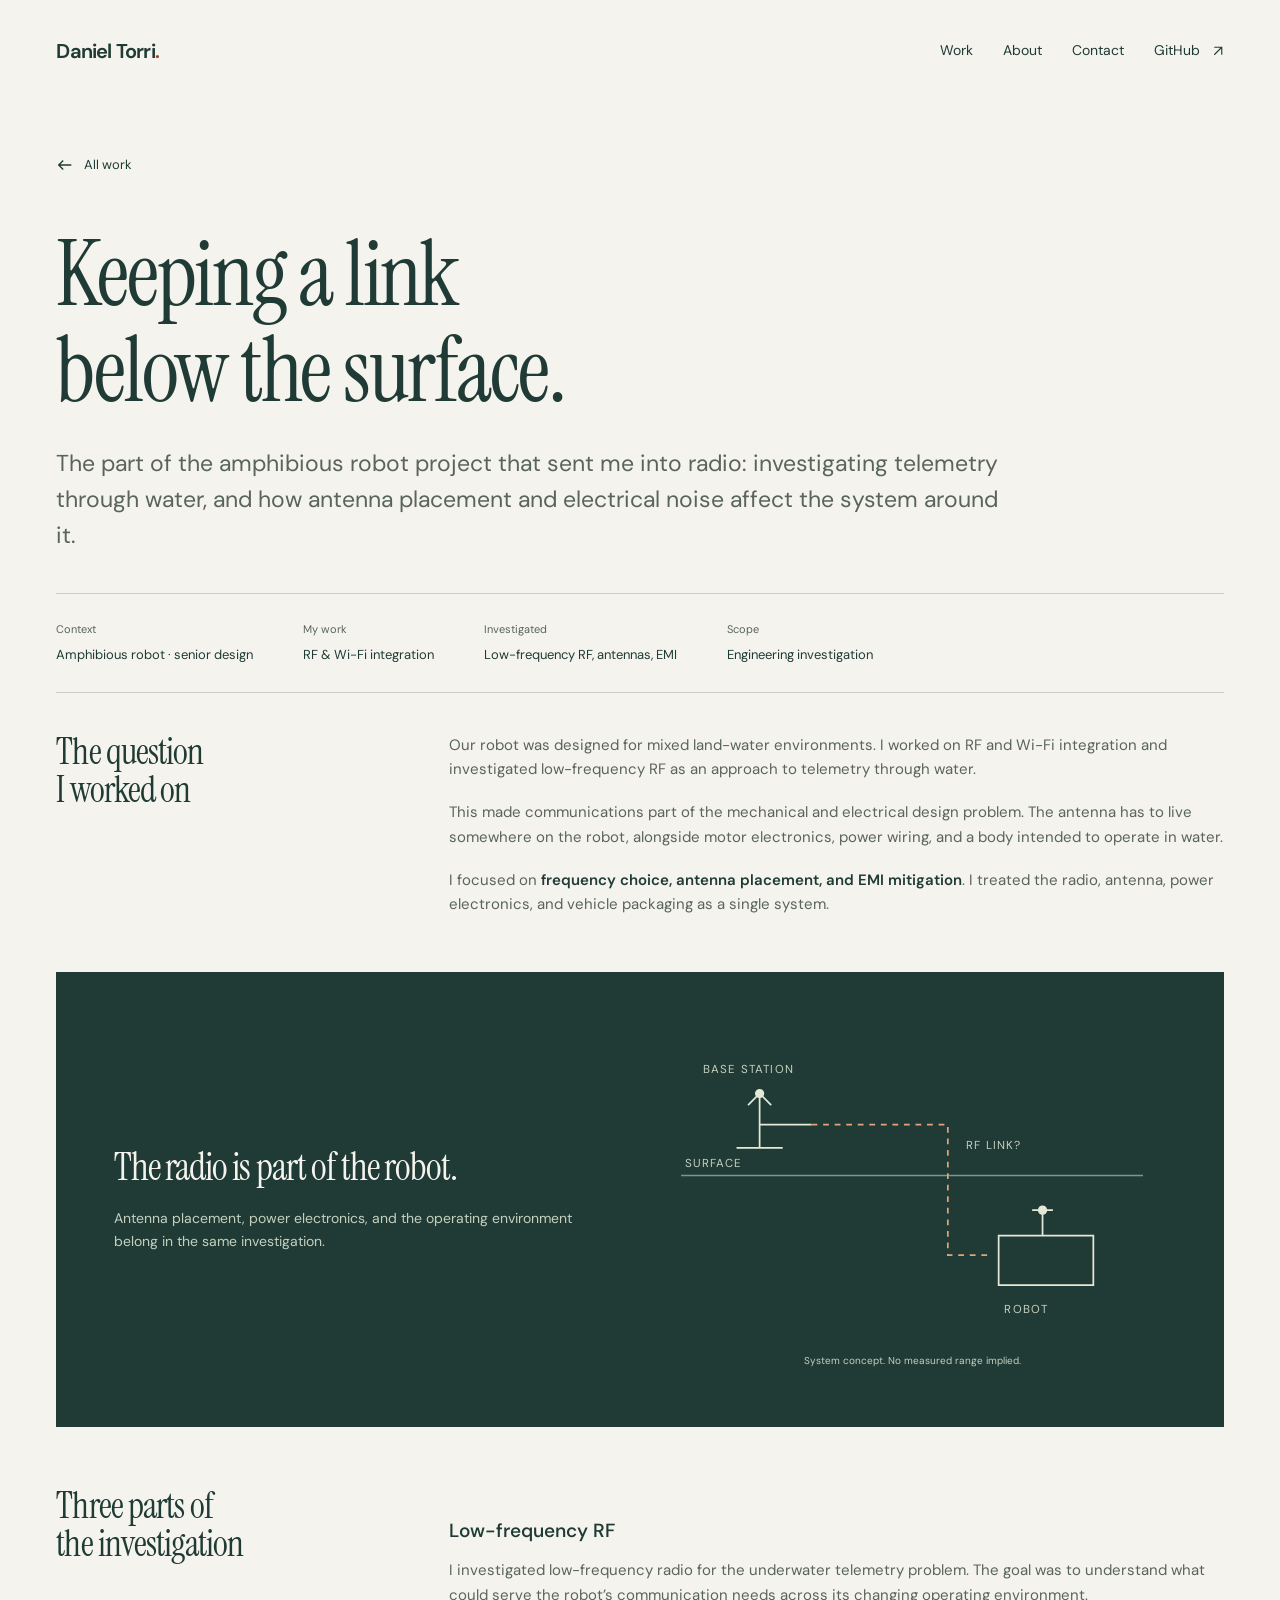
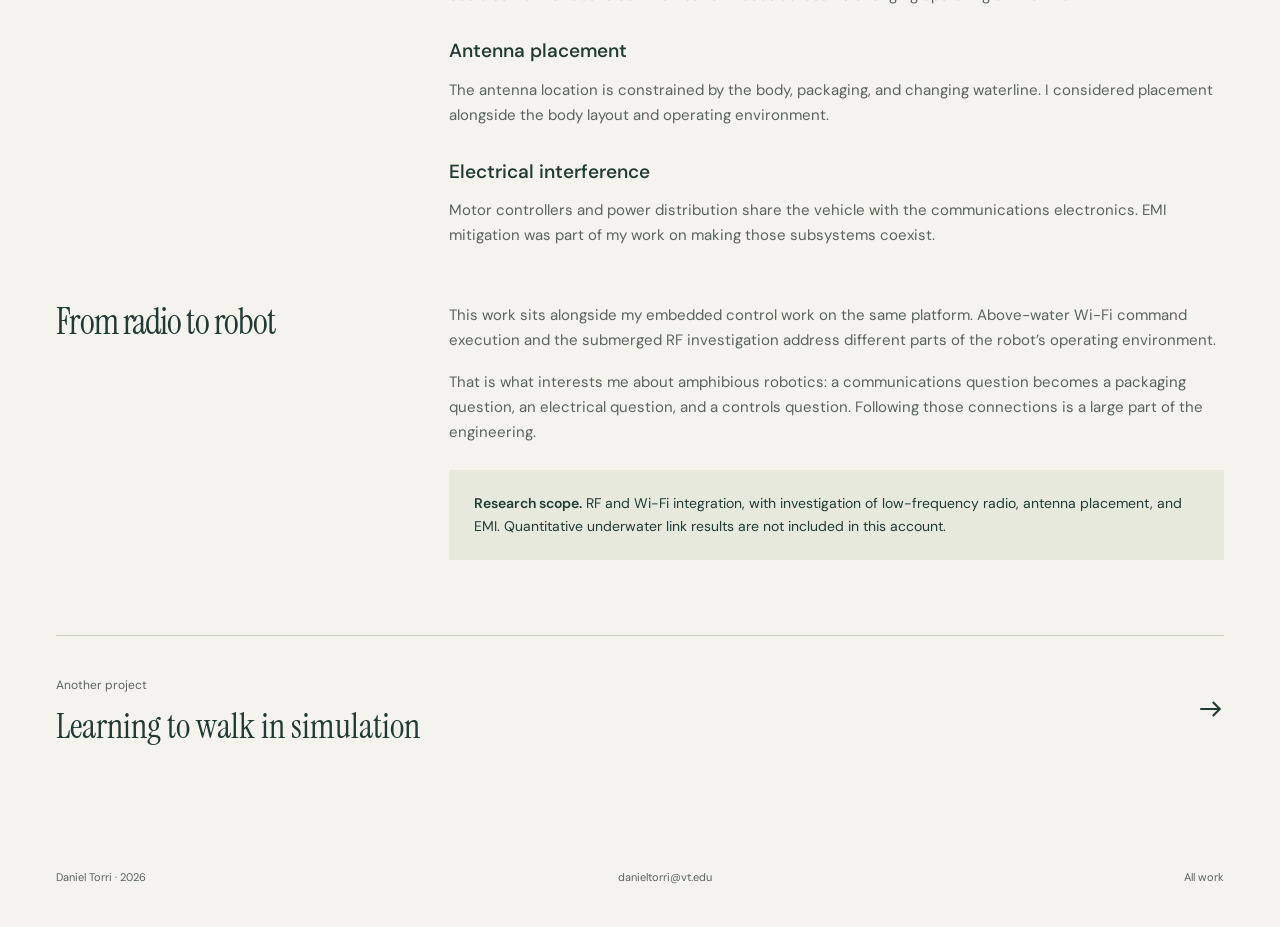
<file: projects/underwater-rf.html>
<!doctype html>
<html lang="en">
<head>
  <meta charset="utf-8"><meta name="viewport" content="width=device-width, initial-scale=1">
  <title>Keeping a link below the surface. — Daniel Torri</title>
  <meta name="description" content="Daniel Torri’s underwater RF investigation for an amphibious robot: low-frequency radio, antenna placement, and EMI mitigation."><meta name="theme-color" content="#f5f3ed">
  <meta property="og:type" content="article"><meta property="og:title" content="Keeping a link below the surface. — Daniel Torri"><meta property="og:description" content="Daniel Torri’s underwater RF investigation for an amphibious robot: low-frequency radio, antenna placement, and EMI mitigation.">
  <meta property="og:url" content="https://dantorri.github.io/projects/underwater-rf.html">
  <meta property="og:image" content="https://dantorri.github.io/assets/amphibious-isometric.webp">
  <link rel="canonical" href="https://dantorri.github.io/projects/underwater-rf.html">
  <link rel="icon" href="../assets/favicon.svg" type="image/svg+xml"><link rel="stylesheet" href="../style.css">
  <script src="../script.js" defer></script><script type="application/ld+json">{"@context": "https://schema.org", "@type": "CreativeWork", "name": "Keeping a link below the surface.", "creator": {"@type": "Person", "name": "Daniel Torri", "url": "https://dantorri.github.io/"}, "url": "https://dantorri.github.io/projects/underwater-rf.html", "description": "Daniel Torri\u2019s underwater RF investigation for an amphibious robot: low-frequency radio, antenna placement, and EMI mitigation."}</script>
</head>
<body>
  <a class="skip-link" href="#main">Skip to content</a>
  <header class="site-header wrap"><a class="wordmark" href="../" aria-label="Daniel Torri, home">Daniel Torri<span aria-hidden="true">.</span></a><nav aria-label="Main navigation"><a href="../#projects">Work</a><a href="../#about">About</a><a href="../#contact">Contact</a><a class="external-link" href="https://github.com/dantorri">GitHub <svg aria-hidden="true" viewBox="0 0 16 16"><path d="M3 13 13 3M3 3h10v10"/></svg></a></nav></header>
  <main id="main" class="article wrap">
    <a class="back-link" href="../#projects"><svg aria-hidden="true" viewBox="0 0 20 20"><path d="M17 10H3m5-5-5 5 5 5"/></svg> All work</a>
    <h1 class="article-title">Keeping a link below the surface.</h1><p class="article-deck">The part of the amphibious robot project that sent me into radio: investigating telemetry through water, and how antenna placement and electrical noise affect the system around it.</p>
    <dl class="project-facts"><div><dt>Context</dt><dd>Amphibious robot · senior design</dd></div><div><dt>My work</dt><dd>RF &amp; Wi-Fi integration</dd></div><div><dt>Investigated</dt><dd>Low-frequency RF, antennas, EMI</dd></div><div><dt>Scope</dt><dd>Engineering investigation</dd></div></dl>
    <section class="article-grid"><h2>The question I worked on</h2><div class="prose"><p>Our robot was designed for mixed land-water environments. I worked on RF and Wi-Fi integration and investigated low-frequency RF as an approach to telemetry through water.</p><p>This made communications part of the mechanical and electrical design problem. The antenna has to live somewhere on the robot, alongside motor electronics, power wiring, and a body intended to operate in water.</p><p>I focused on <strong>frequency choice, antenna placement, and EMI mitigation</strong>. I treated the radio, antenna, power electronics, and vehicle packaging as a single system.</p></div></section>
<div class="rf-feature"><div class="rf-copy"><h2>The radio is part of the robot.</h2><p>Antenna placement, power electronics, and the operating environment belong in the same investigation.</p></div><div class="link-study"><svg class="rf-diagram" viewBox="0 0 440 280" role="img" aria-labelledby="system-title"><title id="system-title">Conceptual RF system diagram with a base station above the surface and a robot below. This does not represent measured range.</title><path class="surface" d="M20 126H420"/><path class="diagram-stroke" d="M88 56v46m-20 0h40M78 65l10-10 10 10M88 82h45"/><circle class="diagram-node" cx="88" cy="55" r="4"/><path class="signal-path" d="M133 82h118v113h39"/><path class="diagram-stroke" d="M295 178h82v43h-82zM333 178v-22m-9 0h18"/><circle class="diagram-node" cx="333" cy="156" r="4"/><text x="39" y="37">BASE STATION</text><text x="23" y="119">SURFACE</text><text x="300" y="245">ROBOT</text><text x="267" y="103">RF LINK?</text></svg><p>System concept. No measured range implied.</p></div></div>
<section class="article-grid"><h2>Three parts of the investigation</h2><div class="prose"><h3>Low-frequency RF</h3><p>I investigated low-frequency radio for the underwater telemetry problem. The goal was to understand what could serve the robot’s communication needs across its changing operating environment.</p><h3>Antenna placement</h3><p>The antenna location is constrained by the body, packaging, and changing waterline. I considered placement alongside the body layout and operating environment.</p><h3>Electrical interference</h3><p>Motor controllers and power distribution share the vehicle with the communications electronics. EMI mitigation was part of my work on making those subsystems coexist.</p></div></section>
<section class="article-grid"><h2>From radio to robot</h2><div class="prose"><p>This work sits alongside my embedded control work on the same platform. Above-water Wi-Fi command execution and the submerged RF investigation address different parts of the robot’s operating environment.</p><p>That is what interests me about amphibious robotics: a communications question becomes a packaging question, an electrical question, and a controls question. Following those connections is a large part of the engineering.</p><aside class="article-note"><p><strong>Research scope.</strong> RF and Wi-Fi integration, with investigation of low-frequency radio, antenna placement, and EMI. Quantitative underwater link results are not included in this account.</p></aside></div></section>
    <a class="next-project" href="locomotion.html"><div><span>Another project</span><strong>Learning to walk in simulation</strong></div><svg aria-hidden="true" viewBox="0 0 20 20"><path d="M3 10h14m-5-5 5 5-5 5"/></svg></a>
  </main>
  <footer class="site-footer wrap"><p>Daniel Torri · <span id="year">2026</span></p><a href="mailto:danieltorri@vt.edu">danieltorri@vt.edu</a><a href="../#projects">All work</a></footer>
</body></html>
</file>
<file: style.css>
@font-face {
  font-family:Instrument Serif;
  src:url('assets/fonts/InstrumentSerif-Regular.ttf') format('truetype');
  font-weight:400;
  font-display:swap;
}
@font-face {
  font-family:DM Sans;
  src:url('assets/fonts/DMSans-Variable.ttf') format('truetype');
  font-weight:100 900;
  font-display:swap;
}
:root {
  --paper:#f5f3ed;
  --white:#fffefa;
  --ink:#203b35;
  --muted:#58645d;
  --accent:#a13e24;
  --rule:#c9cdc2;
  --serif:'Instrument Serif',Georgia,serif;
  --sans:'DM Sans',sans-serif;
  --gutter:clamp(22px,4.4vw,64px);
  color-scheme:light;
  scrollbar-color:var(--muted) var(--paper);
}
* {
  box-sizing:border-box;
}
html {
  scroll-behavior:smooth;
  scroll-padding-top:30px;
}
body {
  margin:0;
  background:var(--paper);
  color:var(--ink);
  font-family:var(--sans);
  font-size:16px;
  line-height:1.65;
  -webkit-font-smoothing:antialiased;
}
::selection {
  color:var(--white);
  background:var(--accent);
}
a {
  color:inherit;
  text-decoration-thickness:1px;
  text-underline-offset:5px;
}
a:hover {
  color:var(--accent);
}
button {
  font:inherit;
  cursor:pointer;
}
a,button,summary {
  -webkit-tap-highlight-color:transparent;
}
a:focus-visible,button:focus-visible,summary:focus-visible {
  outline:2px solid var(--accent);
  outline-offset:5px;
}
button:disabled {
  cursor:wait;
  opacity:.7;
}
img {
  display:block;
  max-width:100%;
  height:auto;
}
svg {
  width:18px;
  height:18px;
  fill:none;
  stroke:currentColor;
  stroke-width:1.5;
  flex-shrink:0;
}
h1,h2,h3,p,figure {
  margin:0;
}
h1,h2,h3 {
  font-weight:400;
  line-height:1.06;
  text-wrap:balance;
}
h1,h2,.project-copy h3,.rf-copy h3,.article-title,.next-project strong {
  font-family:var(--serif);
}
h2 {
  font-size:clamp(42px,5.2vw,64px);
  letter-spacing:-.025em;
}
p+p {
  margin-top:18px;
}
.wrap {
  width:min(100%,1368px);
  margin-inline:auto;
  padding-inline:var(--gutter);
}
.skip-link {
  position:absolute;
  z-index:20;
  left:24px;
  top:-100px;
  background:var(--ink);
  color:var(--paper);
  padding:12px 18px;
}
.skip-link:focus {
  top:12px;
}
.site-header {
  display:flex;
  justify-content:space-between;
  align-items:center;
  gap:30px;
  min-height:102px;
}
.wordmark {
  font-size:20px;
  font-weight:650;
  text-decoration:none;
  letter-spacing:-.04em;
  white-space:nowrap;
}
.wordmark span {
  color:var(--accent);
}
nav {
  display:flex;
  gap:30px;
  align-items:center;
}
nav a {
  font-size:14px;
  text-decoration:none;
  padding-block:12px;
}
nav a:hover {
  text-decoration:underline;
}
.external-link,.text-link,.site-footer a {
  display:inline-flex;
  gap:12px;
  align-items:center;
}
.external-link svg {
  width:12px;
  height:12px;
}
.intro {
  display:grid;
  grid-template-columns:.82fr 1.18fr;
  gap:clamp(35px,5vw,76px);
  align-items:center;
  padding-top:48px;
  padding-bottom:110px;
}
.intro-copy h1 {
  font-size:clamp(78px,8vw,96px);
  line-height:.88;
  letter-spacing:-.025em;
  margin-bottom:30px;
}
.intro-copy h1 span {
  color:var(--accent);
}
.intro-role {
  font-size:18px;
  font-weight:550;
  line-height:1.5;
  margin-bottom:20px;
}
.intro-copy>p:not(.intro-role) {
  max-width:43ch;
  color:var(--muted);
  font-size:16px;
}
.text-link {
  font-size:14px;
  font-weight:600;
  padding-block:12px;
  text-decoration:none;
  border-bottom:1px solid currentColor;
  width:fit-content;
  line-height:1.5;
}
.intro-copy>.text-link {
  margin-top:25px;
}
.text-link svg {
  transition:translate .22s cubic-bezier(.16,1,.3,1);
}
.text-link:hover svg {
  translate:3px 0;
}
.assembly-viewer {
  position:relative;
  min-width:0;
}
.assembly-image {
  overflow:hidden;
  background:#303640;
  aspect-ratio:1.15;
}
.assembly-image img {
  width:100%;
  height:100%;
  object-fit:contain;
}
.assembly-controls {
  display:flex;
  gap:4px;
  position:absolute;
  top:16px;
  left:16px;
  padding:4px;
  background:var(--paper);
  border-radius:3px;
}
.assembly-controls[hidden],button[hidden] {
  display:none;
}
.assembly-controls button {
  border:0;
  background:transparent;
  color:var(--ink);
  min-height:44px;
  padding:5px 12px;
  font-size:12px;
}
.assembly-controls button[aria-pressed=true] {
  background:var(--ink);
  color:var(--paper);
}
.assembly-controls button:hover:not([aria-pressed=true]) {
  background:#e2e4d8;
}
.assembly-viewer figcaption {
  display:flex;
  justify-content:space-between;
  gap:12px;
  font-size:11px;
  line-height:1.5;
  margin-top:12px;
  color:var(--muted);
}
.assembly-viewer figcaption span:first-child {
  font-weight:600;
  color:var(--ink);
}
.work {
  padding-top:55px;
  border-top:1px solid var(--rule);
}
.section-heading {
  display:flex;
  justify-content:space-between;
  align-items:end;
  gap:25px;
  margin-bottom:60px;
}
.section-heading>p {
  font-size:14px;
  color:var(--muted);
  padding-bottom:4px;
}
.project-spread {
  display:grid;
  grid-template-columns:1.15fr .85fr;
  gap:clamp(30px,5vw,78px);
  align-items:center;
  margin-bottom:95px;
}
.project-image {
  display:block;
  background:#303640;
  overflow:hidden;
}
.project-image img {
  width:100%;
  aspect-ratio:1.3;
  object-fit:contain;
  transition:scale .45s cubic-bezier(.16,1,.3,1);
}
.project-image:hover img {
  scale:1.025;
}
.project-meta {
  color:var(--muted);
  font-size:12px;
  margin-bottom:16px;
}
.project-copy h3,.rf-copy h3 {
  font-size:clamp(36px,3.8vw,48px);
  letter-spacing:-.02em;
}
.project-copy h3 a,.rf-copy h3 a {
  text-decoration:none;
}
.project-copy>p:not(.project-meta),.rf-copy>p:not(.project-meta) {
  color:var(--muted);
  font-size:15px;
  margin-top:20px;
  max-width:48ch;
}
.project-copy .text-link,.rf-copy .text-link {
  margin-top:18px;
}
.rf-feature {
  display:grid;
  grid-template-columns:1.12fr .88fr;
  align-items:center;
  background:var(--ink);
  color:var(--paper);
  padding:clamp(30px,4.5vw,62px);
  gap:36px;
  margin-bottom:95px;
}
.rf-feature a:hover {
  color:#e5b38c;
}
.rf-feature .project-meta,.rf-feature .rf-copy>p:not(.project-meta) {
  color:#c5d0bf;
}
.link-study {
  min-width:0;
}
.rf-diagram {
  display:block;
  width:100%;
  height:auto;
  stroke-width:1.5;
}
.rf-diagram .surface {
  stroke:#7c9787;
}
.diagram-stroke {
  stroke:#e6e8d7;
}
.diagram-node {
  fill:#e6e8d7;
  stroke:none;
}
.signal-path {
  stroke:#e1a47a;
  stroke-dasharray:5 5;
}
.rf-diagram text {
  fill:#c5d0bf;
  stroke:none;
  font-family:var(--sans);
  font-size:10px;
  letter-spacing:1px;
}
.link-study p {
  font-size:10px;
  text-align:center;
  color:#c5d0bf;
}
.learning-feature {
  grid-template-columns:.85fr 1.15fr;
}
.learning-feature .project-copy {
  grid-column:1;
  grid-row:1;
}
.learning-feature .gait-figure {
  grid-column:2;
  grid-row:1;
}
.gait-media {
  position:relative;
  background:#e1e3e6;
  overflow:hidden;
}
.gait-media>img {
  width:100%;
  aspect-ratio:4/3;
  object-fit:contain;
}
.play-control {
  position:absolute;
  bottom:18px;
  left:18px;
  display:inline-flex;
  align-items:center;
  gap:9px;
  min-height:44px;
  padding:8px 15px;
  background:var(--paper);
  color:var(--ink);
  border:0;
  border-radius:3px;
  font-size:13px;
  font-weight:600;
}
.play-control svg {
  width:16px;
  height:16px;
  fill:currentColor;
  stroke:none;
}
.play-control[aria-pressed=true] svg {
  display:none;
}
.play-control:hover {
  background:var(--white);
  color:var(--accent);
}
figcaption {
  color:var(--muted);
  font-size:12px;
  line-height:1.6;
  margin-top:12px;
}
.other-work {
  display:grid;
  grid-template-columns:.6fr 1.4fr;
  gap:55px;
  margin:25px 0 110px;
}
.other-work>h3 {
  font-family:var(--serif);
  font-size:36px;
  line-height:1.2;
}
.project-index {
  border-top:1px solid var(--rule);
}
details {
  border-bottom:1px solid var(--rule);
}
summary {
  list-style:none;
  display:flex;
  align-items:center;
  gap:16px;
  cursor:pointer;
  min-height:78px;
  padding:18px 2px;
  font-size:16px;
  font-weight:500;
}
summary::-webkit-details-marker {
  display:none;
}
summary::after {
  content:'+';
  font-size:22px;
  line-height:1;
  margin-left:auto;
  width:18px;
  font-weight:400;
  flex-shrink:0;
}
details[open]>summary::after {
  content:'−';
}
summary:hover {
  color:var(--accent);
}
.index-category {
  font-size:11px;
  font-weight:400;
  color:var(--muted);
  margin-left:auto;
  text-align:right;
}
.detail-copy {
  padding:0 35px 25px 2px;
  color:var(--muted);
  font-size:14px;
  max-width:70ch;
}
.detail-copy .note {
  font-size:12px;
}
.about {
  border-top:1px solid var(--rule);
  padding-top:70px;
  padding-bottom:95px;
  display:grid;
  grid-template-columns:1fr 1fr;
  column-gap:100px;
}
.about-intro h2 {
  margin-bottom:30px;
}
.large-copy {
  font-family:var(--serif);
  font-size:32px;
  line-height:1.2;
  color:var(--ink);
  text-wrap:pretty;
}
.about-intro>p:not(.large-copy) {
  font-size:15px;
  color:var(--muted);
}
.experience-list article {
  padding-block:25px;
  border-top:1px solid var(--rule);
}
.experience-list article:first-child {
  padding-top:5px;
  border-top:0;
}
.experience-list h3 {
  font-size:20px;
  font-weight:550;
  line-height:1.3;
}
.experience-list .role {
  font-size:12px;
  color:var(--accent);
  margin:7px 0 12px;
}
.experience-list article>p:last-child {
  font-size:14px;
  color:var(--muted);
}
.toolbox {
  grid-column:1/-1;
  display:grid;
  grid-template-columns:.65fr 1fr 1.35fr;
  gap:35px;
  border-top:1px solid var(--rule);
  margin-top:45px;
  padding-top:28px;
}
.toolbox h3 {
  font-family:var(--serif);
  font-size:29px;
}
.toolbox p {
  font-size:12px;
  color:var(--muted);
  margin:0;
}
.toolbox strong {
  display:block;
  font-weight:550;
  color:var(--ink);
  margin-bottom:6px;
}
.contact {
  background:#e8e9dd;
  padding-block:65px;
}
.contact-inner {
  display:flex;
  align-items:center;
  justify-content:space-between;
  gap:45px;
}
.contact h2 {
  max-width:11ch;
}
.contact-inner>div>p {
  font-size:15px;
  color:var(--muted);
}
.contact-email {
  display:inline-flex;
  align-items:center;
  gap:18px;
  font-size:clamp(20px,3vw,32px);
  text-decoration:none;
  margin-top:20px;
  border-bottom:1px solid currentColor;
  padding-bottom:6px;
}
.site-footer {
  display:flex;
  justify-content:space-between;
  align-items:center;
  gap:25px;
  min-height:100px;
  font-size:11px;
  color:var(--muted);
}
.site-footer a {
  text-decoration:none;
}
.site-footer a svg {
  width:11px;
  height:11px;
}
.site-footer a:hover {
  text-decoration:underline;
}
/* Case studies share the same frame, with a wide canvas for original artifacts. */
.article {
  padding-top:42px;
  padding-bottom:80px;
}
.back-link {
  font-size:13px;
  display:inline-flex;
  gap:10px;
  align-items:center;
  text-decoration:none;
  padding-block:10px;
  margin-bottom:42px;
}
.article-title {
  font-size:clamp(52px,7.5vw,90px);
  max-width:15ch;
  letter-spacing:-.025em;
}
.article-deck {
  font-size:clamp(18px,2vw,23px);
  line-height:1.55;
  max-width:60ch;
  margin-top:28px;
  color:var(--muted);
}
.project-facts {
  display:flex;
  flex-wrap:wrap;
  gap:24px 50px;
  padding:26px 0;
  border-block:1px solid var(--rule);
  margin:40px 0;
}
.project-facts div {
  font-size:13px;
}
.project-facts dt {
  color:var(--muted);
  font-size:11px;
  margin-bottom:6px;
}
.project-facts dd {
  margin:0;
}
.article-hero {
  margin:40px 0 65px;
}
.article-hero img {
  width:100%;
  max-height:660px;
  object-fit:contain;
  background:#303640;
}
.article-grid {
  display:grid;
  grid-template-columns:.6fr 1.4fr;
  gap:60px;
  margin-bottom:55px;
}
.article-grid>h2 {
  font-size:36px;
  max-width:14ch;
}
.prose {
  max-width:72ch;
  color:var(--muted);
}
.prose h3 {
  font-size:19px;
  font-weight:550;
  line-height:1.3;
  color:var(--ink);
  margin:32px 0 14px;
}
.prose p,.prose li {
  font-size:15px;
}
.prose ul {
  padding-left:20px;
  margin:20px 0;
}
.prose li+li {
  margin-top:10px;
}
.prose strong {
  font-weight:600;
  color:var(--ink);
}
.prose a {
  color:var(--accent);
}
.article-media {
  margin-top:32px;
}
.article-media img {
  background:var(--white);
  width:100%;
}
.article-media .gait-media img {
  background:#e1e3e6;
}
.article-note {
  background:#e8e9dd;
  padding:22px 25px;
  font-size:14px;
  color:var(--ink);
  margin-top:25px;
}
.article-note p {
  font-size:14px;
}
.article .rf-feature {
  margin:30px 0 60px;
  grid-template-columns:1fr 1fr;
}
.article .rf-feature h2 {
  font-size:38px;
}
.article .rf-feature p {
  font-size:14px;
}
.article .link-study p {
  font-size:10px;
}
.table-wrap {
  overflow-x:auto;
  margin:28px 0;
}
table {
  width:100%;
  border-collapse:collapse;
  font-size:13px;
  color:var(--ink);
  font-variant-numeric:tabular-nums;
}
th,td {
  padding:13px 12px;
  text-align:left;
  border-bottom:1px solid var(--rule);
}
th:first-child,td:first-child {
  padding-left:0;
}
th {
  font-weight:550;
}
caption {
  text-align:left;
  font-size:12px;
  color:var(--muted);
  caption-side:bottom;
  padding-top:12px;
}
.article-links {
  display:flex;
  flex-wrap:wrap;
  gap:25px;
  margin-top:25px;
}
.next-project {
  display:flex;
  justify-content:space-between;
  align-items:center;
  gap:20px;
  border-top:1px solid var(--rule);
  padding-top:35px;
  margin-top:75px;
  text-decoration:none;
}
.next-project span {
  font-size:12px;
  color:var(--muted);
}
.next-project strong {
  font-weight:400;
  display:block;
  font-size:35px;
  line-height:1.2;
  margin-top:8px;
}
.next-project svg {
  width:28px;
  height:28px;
}
.error-page {
  min-height:65vh;
  display:flex;
  flex-direction:column;
  align-items:start;
  justify-content:center;
  gap:25px;
}
.error-page h1 {
  font-family:var(--serif);
  font-size:clamp(55px,9vw,90px);
}
@media(min-width:1500px) {
  .intro {
    padding-top:65px;
    padding-bottom:125px;
  }
}
@media(max-width:1050px) {
  .intro {
    gap:35px;
  }
  .intro-copy h1 {
    font-size:86px;
  }
  .intro-role {
    font-size:16px;
  }
  .intro-copy>p:not(.intro-role) {
    font-size:14px;
  }
  .about {
    column-gap:55px;
  }
  .assembly-viewer figcaption {
    flex-direction:column;
    gap:0;
  }
  .project-copy h3,.rf-copy h3 {
    font-size:39px;
  }
  .other-work {
    gap:35px;
    grid-template-columns:.6fr 1.4fr;
  }
  .article-grid {
    gap:40px;
  }
}
@media(max-width:800px) {
  .site-header {
    min-height:83px;
    gap:18px;
  }
  nav {
    gap:21px;
  }
  nav a {
    font-size:13px;
  }
  nav .external-link {
    display:none;
  }
  .wordmark {
    font-size:18px;
  }
  .intro {
    grid-template-columns:1fr;
    gap:35px;
    padding-top:40px;
    padding-bottom:65px;
  }
  .intro-copy {
    max-width:580px;
  }
  .intro-copy h1 {
    font-size:96px;
    line-height:.95;
  }
  .intro-copy h1 br {
    display:none;
  }
  .intro-role {
    font-size:19px;
    margin-bottom:18px;
  }
  .intro-role br {
    display:none;
  }
  .intro-copy>p:not(.intro-role) {
    font-size:16px;
    max-width:54ch;
  }
  .intro-copy>.text-link {
    margin-top:12px;
  }
  .assembly-image {
    aspect-ratio:1.3;
  }
  .assembly-viewer figcaption {
    flex-direction:row;
    font-size:11px;
  }
  .section-heading {
    align-items:start;
    margin-bottom:35px;
  }
  .section-heading>p {
    max-width:16ch;
    font-size:12px;
  }
  .section-heading>p br {
    display:none;
  }
  .project-spread,.learning-feature {
    grid-template-columns:1fr;
    gap:30px;
    margin-bottom:65px;
  }
  .project-image img {
    aspect-ratio:1.5;
  }
  .project-copy h3,.rf-copy h3 {
    font-size:44px;
    max-width:20ch;
  }
  .project-copy>p:not(.project-meta),.rf-copy>p:not(.project-meta) {
    max-width:60ch;
  }
  .learning-feature .project-copy,.learning-feature .gait-figure {
    grid-column:auto;
    grid-row:auto;
  }
  .rf-feature {
    grid-template-columns:1fr;
    gap:15px;
    margin-bottom:65px;
  }
  .link-study {
    max-width:430px;
    width:100%;
    margin:auto;
  }
  .rf-feature .link-study {
    max-width:360px;
  }
  .other-work {
    grid-template-columns:1fr;
    gap:25px;
    margin-bottom:65px;
  }
  .other-work>h3 {
    font-size:35px;
  }
  .about {
    grid-template-columns:1fr;
    gap:40px;
    padding-top:55px;
    padding-bottom:60px;
  }
  .experience-list article:first-child {
    border-top:1px solid var(--rule);
    padding-top:25px;
  }
  .toolbox {
    grid-template-columns:1fr 1fr;
    gap:22px;
    margin:0;
  }
  .toolbox h3 {
    grid-column:1/-1;
  }
  .contact-inner {
    align-items:start;
  }
  .contact h2 {
    font-size:44px;
  }
  .contact-email {
    font-size:22px;
  }
  .site-footer {
    gap:15px;
  }
  .article {
    padding-top:25px;
  }
  .back-link {
    margin-bottom:30px;
  }
  .project-facts {
    gap:22px 35px;
  }
  .article-grid {
    grid-template-columns:1fr;
    gap:20px;
    margin-bottom:45px;
  }
  .article-grid>h2 {
    max-width:none;
    font-size:34px;
  }
  .article-hero {
    margin:25px 0 45px;
  }
  .article .rf-feature {
    grid-template-columns:1fr;
  }
  .article-title {
    font-size:65px;
  }
  .article-deck {
    font-size:19px;
  }
}
@media(max-width:500px) {
  nav {
    gap:17px;
  }
  .intro-copy h1 {
    font-size:80px;
  }
  .intro-role {
    font-size:17px;
  }
  .intro-role br {
    display:block;
  }
  .assembly-controls {
    top:12px;
    left:12px;
  }
  .assembly-controls button {
    padding-inline:10px;
  }
  .assembly-viewer figcaption {
    font-size:10px;
    gap:8px;
  }
  .section-heading {
    display:block;
  }
  .section-heading>p {
    max-width:none;
    margin-top:18px;
    font-size:13px;
  }
  .work {
    padding-top:40px;
  }
  .project-copy h3,.rf-copy h3 {
    font-size:39px;
  }
  .rf-feature {
    padding:30px 24px;
  }
  .project-meta {
    font-size:11px;
  }
  .other-work {
    margin-top:0;
  }
  summary {
    font-size:14px;
    gap:12px;
    min-height:76px;
  }
  .index-category {
    font-size:10px;
    max-width:10ch;
  }
  .detail-copy {
    padding-right:10px;
  }
  .large-copy {
    font-size:29px;
  }
  .toolbox {
    grid-template-columns:1fr;
  }
  .toolbox p {
    font-size:13px;
  }
  .contact {
    padding-block:45px;
  }
  .contact-inner {
    flex-direction:column;
    gap:25px;
  }
  .contact h2 {
    max-width:12ch;
  }
  .contact-inner>div>p br {
    display:none;
  }
  .contact-email {
    font-size:23px;
  }
  .site-footer {
    min-height:112px;
    flex-wrap:wrap;
    justify-content:flex-start;
    column-gap:25px;
    row-gap:4px;
    padding-block:25px;
  }
  .site-footer p {
    flex-basis:100%;
  }
  .article-title {
    font-size:54px;
  }
  .article-deck {
    font-size:18px;
  }
  .project-facts {
    gap:20px;
    justify-content:space-between;
  }
  .project-facts div {
    max-width:45%;
    font-size:12px;
  }
  .article-grid>h2 {
    font-size:32px;
  }
  .next-project strong {
    font-size:29px;
  }
  .article .rf-feature {
    padding:28px 23px;
  }
  .article-note {
    padding:20px;
  }
  .back-link {
    margin-bottom:22px;
  }
}
@media(prefers-reduced-motion:reduce) {
  html {
    scroll-behavior:auto;
  }
  *,*::before,*::after {
    transition:none!important;
    animation:none!important;
  }
}
@media print {
  body {
    background:white;
    color:black;
  }
  nav,.assembly-controls,.play-control,.skip-link,.contact,.site-footer,.back-link,.next-project {
    display:none!important;
  }
  .wrap {
    padding:0;
    width:100%;
  }
  .intro,.about,.project-spread,.article-grid {
    display:block;
    break-inside:avoid;
  }
  .intro-copy h1 {
    font-size:54px;
  }
  .intro {
    padding-bottom:30px;
  }
  .assembly-viewer {
    max-width:65%;
    margin-top:25px;
  }
  .work,.about {
    padding-top:30px;
  }
  .project-image,.gait-figure {
    max-width:65%;
    margin:25px 0;
  }
  .rf-feature {
    background:white;
    color:black;
    border:1px solid #999;
  }
  .rf-feature .rf-copy>p:not(.project-meta),.rf-feature .project-meta {
    color:black;
  }
  .link-study {
    display:none;
  }
  .project-spread,.rf-feature {
    margin-bottom:35px;
  }
  .article {
    padding-bottom:0;
  }
  .article-title {
    font-size:55px;
  }
  .article-hero img {
    max-height:400px;
  }
  .prose {
    max-width:none;
  }
  .toolbox {
    display:block;
  }
  .toolbox p {
    margin-top:15px;
  }
  details {
    break-inside:avoid;
  }
  details .detail-copy {
    display:block;
  }
}
</file>
